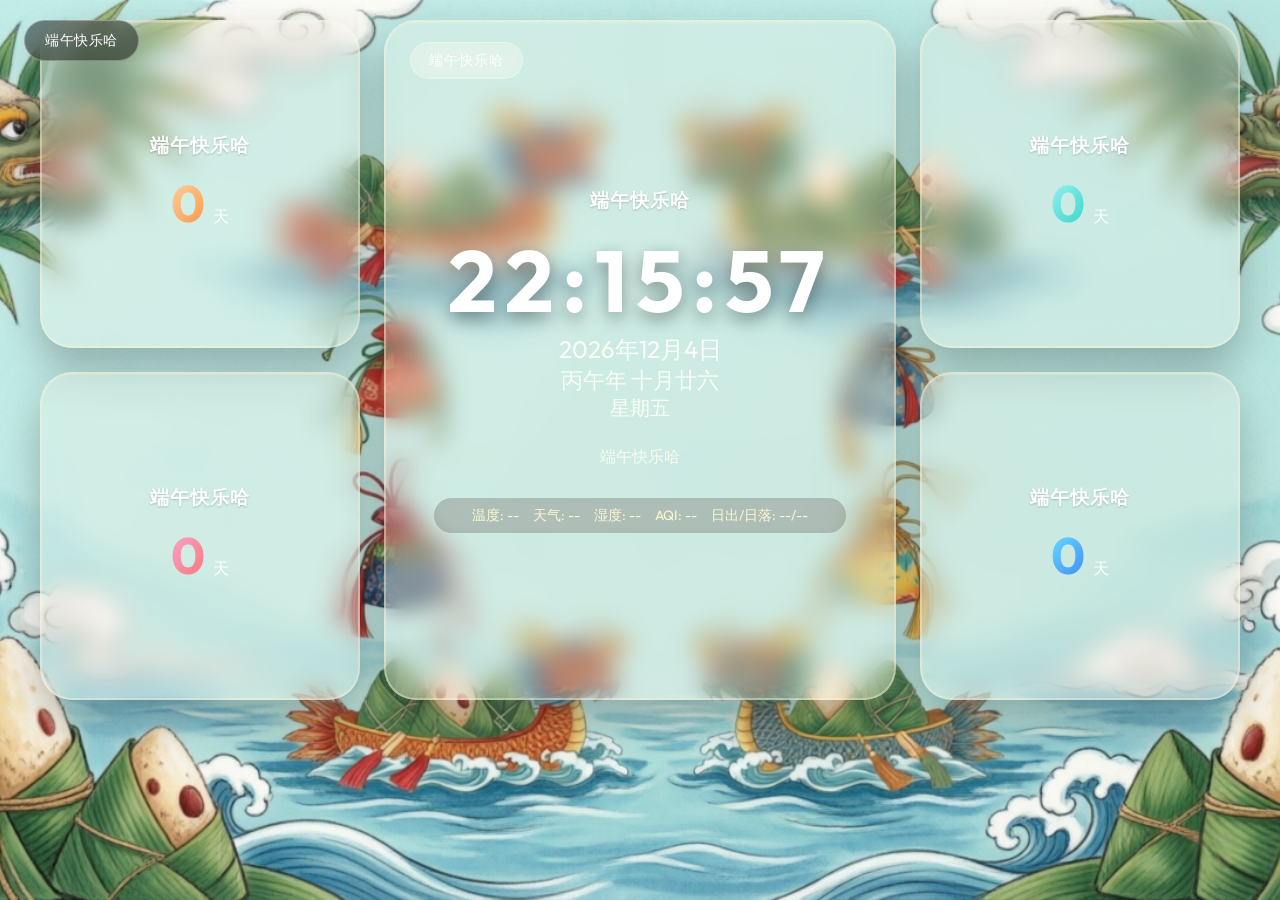
<file: index.html>
<!DOCTYPE html>
<html lang="zh-CN">
<head>
    <meta charset="UTF-8">
    <meta name="viewport" content="width=device-width, initial-scale=1.0, user-scalable=yes">
    <title>实用的时间工具</title>
    <link href="https://fonts.googleapis.com/css2?family=Outfit:wght@300;400;500;600;700&display=swap" rel="stylesheet">
    <link rel="stylesheet" href="style.css">
</head>
<body>
<div class="bubble-bg" id="bubbleContainer"></div>
<a href="../index.html" class="back-home-btn" title="返回主页">端午快乐哈</a>
<div class="main-container" id="mainContainer">
    <div class="layout-columns">
        <div class="column left-column">
            <div class="card extra-1">
                <div class="card-title">端午快乐哈</div>
                <div class="countdown-display">
                    <div class="countdown-number" id="countdown-days-extra1">0</div>
                    <div class="countdown-unit">天</div>
                </div>
            </div>
            <div class="card left">
                <div class="card-title">端午快乐哈</div>
                <div class="countdown-display">
                    <div class="countdown-number" id="countdown-days-competition">0</div>
                    <div class="countdown-unit">天</div>
                </div>
            </div>
        </div>
        <div class="column center-column">
            <div class="card center">
                <button class="weather-forecast-btn" id="forecastTriggerBtn">端午快乐哈</button>
                <div class="card-title">端午快乐哈</div>
                <div class="time-display"><div class="time" id="time">00:00:00</div></div>
                <div class="date-row">
                    <div class="date-display" id="date">2026年5月18日</div>
                    <div class="lunar-date" id="lunar-date">农历日期</div>
                </div>
                <div class="weekday" id="weekday">星期日</div>
                <div class="timezone" id="timezone" style="cursor: pointer;">端午快乐哈</div>
                <div class="weather-info" id="weather-info">
                    <div class="weather-line" id="weather-temp">温度: --</div>
                    <div class="weather-line" id="weather-desc">天气: --</div>
                    <div class="weather-line" id="weather-humidity">湿度: --</div>
                    <div class="weather-line" id="weather-aqi">AQI: --</div>
                    <div class="weather-line" id="weather-sun">日出/日落: --/--</div>
                </div>
            </div>
        </div>
        <div class="column right-column">
            <div class="card extra-2">
                <div class="card-title">端午快乐哈</div>
                <div class="countdown-display">
                    <div class="countdown-number" id="countdown-days-extra2">0</div>
                    <div class="countdown-unit">天</div>
                </div>
            </div>
            <div class="card right">
                <div class="card-title">端午快乐哈</div>
                <div class="countdown-display">
                    <div class="countdown-number" id="countdown-days-physics">0</div>
                    <div class="countdown-unit">天</div>
                </div>
            </div>
        </div>
    </div>
</div>

<!-- 预测弹窗 -->
<div class="modal" id="forecastModal">
    <div class="forecast-modal-content">
        <div class="forecast-header">
            <h2>📋 未来七日 & 24小时逐4h天气</h2>
            <span class="close-modal-btn" id="closeForecastModalBtn">&times;</span>
        </div>
        <div id="forecastDynamicContent">
            <div class="loading-forecast">✨ 加载天气预测中，请稍候...</div>
        </div>
    </div>
</div>

<!-- 模块化 JS 文件 (所有文件放在同一目录下) -->
<script src="lunar.js"></script>
<script src="countdown.js"></script>
<script src="weather.js"></script>
<script src="background.js"></script>
<script src="main.js"></script>
</body>
</html>
</file>
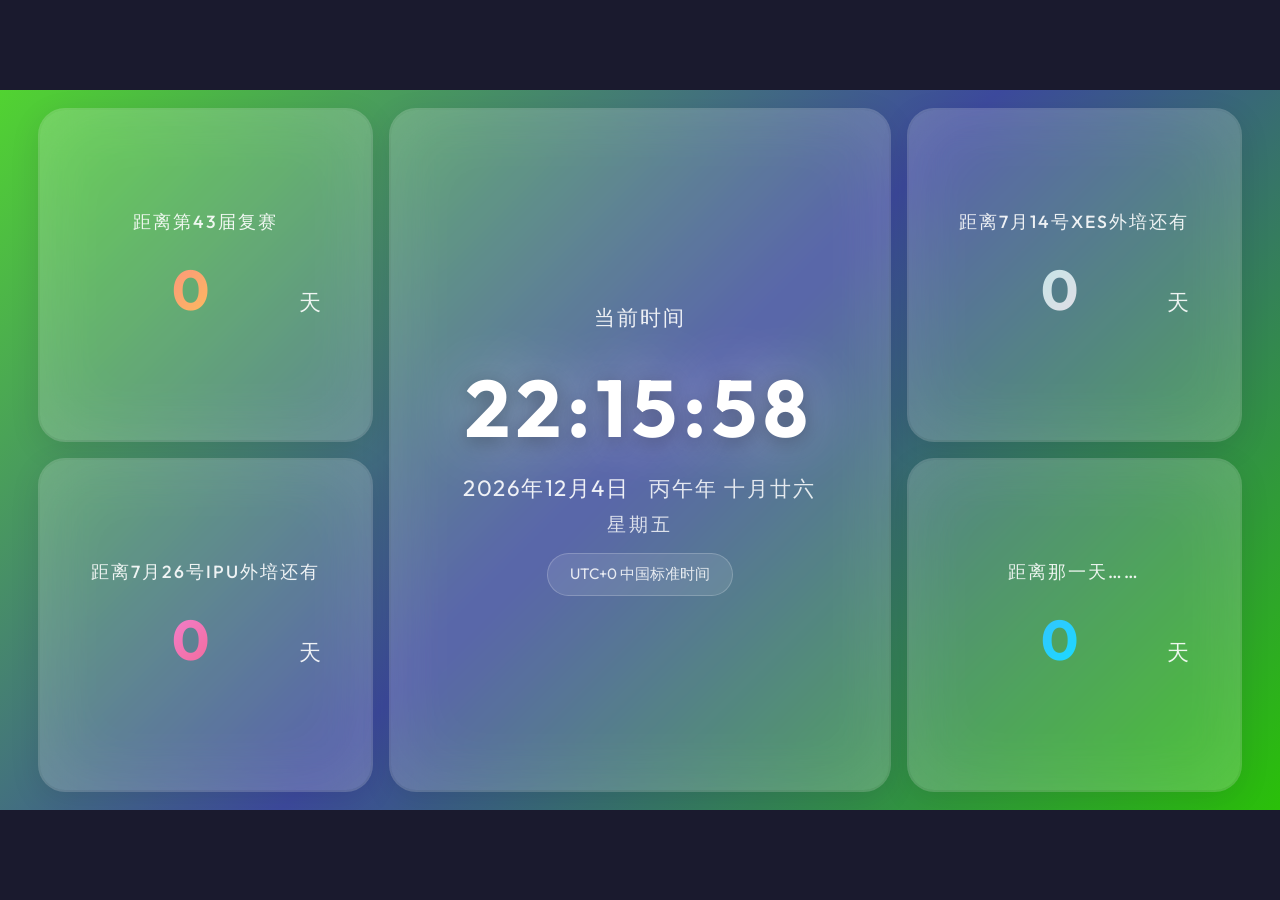
<file: time.html>
<!DOCTYPE html>
<html lang="zh-CN">
<head>
    <meta charset="UTF-8">
    <meta name="viewport" content="width=device-width, initial-scale=1.0">
    <title>当前时间</title>
    <link href="https://fonts.googleapis.com/css2?family=Outfit:wght@300;400;500;600;700&display=swap" rel="stylesheet">
    <style>
        * {
            margin: 0;
            padding: 0;
            box-sizing: border-box;
        }

        body {
            font-family: 'Outfit', sans-serif;
            min-height: 100vh;
            display: flex;
            justify-content: center;
            align-items: center;
            background: #1a1a2e;
            overflow: hidden;
            position: relative;
            margin: 0;
            padding: 0;
        }

        /* 16:9 主容器 */
.main-container {
    position: relative;
    width: 100vw;
    aspect-ratio: 16 / 9;
    max-height: 100vh;
    overflow: hidden;
    display: flex;
    justify-content: center;
    align-items: center;
    padding: 20px 40px;
}

        /* 3列布局容器 */
        .layout-columns {
            display: flex;
            justify-content: center;
            align-items: stretch;
            gap: 20px;
            width: 100%;
            height: 100%;
        }

        /* 列容器 */
        .column {
            display: flex;
            flex-direction: column;
            justify-content: center;
            gap: 20px;
            flex: 1;
        }

        .column.center-column {
            flex: 1.5;
        }

        /* 玻璃拟态卡片容器 */
        .card {
            position: relative;
            z-index: 1;
            background: rgba(255, 255, 255, 0.15);
            backdrop-filter: blur(20px);
            -webkit-backdrop-filter: blur(20px);
            border-radius: 25px;
            padding: 30px 40px;
            box-shadow:
                0 8px 32px rgba(0, 0, 0, 0.1),
                inset 0 0 80px rgba(255, 255, 255, 0.1),
                0 0 0 2px rgba(255, 255, 255, 0.2);
            text-align: center;
            transition: transform 0.3s ease, box-shadow 0.3s ease;
            flex: 10;
            max-width: 100%;
            min-height: 200px;
            display: flex;
            flex-direction: column;
            justify-content: center;
            align-items: center;
        }

        .card:hover {
            transform: translateY(-5px);
            box-shadow: 
                0 20px 60px rgba(0, 0, 0, 0.2),
                inset 0 0 80px rgba(255, 255, 255, 0.15),
                0 0 0 1px rgba(255, 255, 255, 0.3);
        }

        .card.center {
            flex: 1;
            padding: 40px 50px;
            min-height: 100%;
        }

        /* 中间卡片的时间显示更大 */
        .card.center .time {
            font-size: 5rem;
            min-width: 320px;
            letter-spacing: 6px;
        }

        .card.center .date-display {
            font-size: 1.4rem;
        }

        .card.center .lunar-date {
            font-size: 1.3rem;
        }

        .card.center .weekday {
            font-size: 1.2rem;
        }

        .card.center .timezone {
            font-size: 0.95rem;
            padding: 10px 22px;
        }

        .card.center .card-title {
            font-size: 1.3rem;
            margin-bottom: 25px;
        }

        .card-title {
            font-size: 1.1rem;
            font-weight: 500;
            color: rgba(255, 255, 255, 0.9);
            margin-bottom: 20px;
            letter-spacing: 2px;
            text-transform: uppercase;
        }

        /* 时间显示 */
        .time-display {
            position: relative;
            display: flex;
            justify-content: center;
            align-items: baseline;
            gap: 8px;
            margin-bottom: 15px;
        }

        .time {
            font-size: 3.8rem;
            font-weight: 700;
            color: #ffffff;
            text-shadow: 
                0 4px 20px rgba(0, 0, 0, 0.3),
                0 0 60px rgba(255, 255, 255, 0.5);
            letter-spacing: 4px;
            animation: pulse 2s infinite ease-in-out;
            font-family: 'Outfit', 'Courier New', monospace;
            min-width: 280px;
        }

        .period {
            display: none;
        }

        @keyframes pulse {
            0%, 100% {
                opacity: 1;
                transform: scale(1);
            }
            50% {
                opacity: 0.95;
                transform: scale(1.02);
            }
        }

        /* 日期显示 */
        .date-row {
            display: flex;
            justify-content: center;
            align-items: center;
            gap: 20px;
            margin-bottom: 8px;
        }

        .date-display {
            font-size: 1.2rem;
            font-weight: 400;
            color: rgba(255, 255, 255, 0.9);
            letter-spacing: 1.5px;
        }

        /* 星期显示 */
        .weekday {
            font-size: 1rem;
            font-weight: 300;
            color: rgba(255, 255, 255, 0.8);
            letter-spacing: 3px;
        }

        /* 农历日期显示 */
        .lunar-date {
            font-size: 1.1rem;
            font-weight: 400;
            color: rgba(255, 255, 255, 0.85);
            letter-spacing: 2px;
        }

        /* 时区信息 */
        .timezone {
            margin-top: 15px;
            padding: 8px 18px;
            background: rgba(255, 255, 255, 0.1);
            border-radius: 50px;
            font-size: 0.85rem;
            font-weight: 400;
            color: rgba(255, 255, 255, 0.85);
            border: 1px solid rgba(255, 255, 255, 0.2);
            display: inline-block;
            transition: all 0.3s ease;
        }

        .timezone:hover {
            background: rgba(255, 255, 255, 0.2);
            transform: scale(1.05);
        }

        /* 倒计时显示 */
        .countdown-display {
            display: flex;
            justify-content: center;
            align-items: baseline;
            gap: 8px;
            margin-bottom: 15px;
        }

        .countdown-number {
            font-size: 3.5rem;
            font-weight: 700;
            background: linear-gradient(135deg, #ffd93d 0%, #ff6b6b 100%);
            -webkit-background-clip: text;
            -webkit-text-fill-color: transparent;
            background-clip: text;
            animation: glow 2s infinite ease-in-out;
            font-family: 'Outfit', 'Courier New', monospace;
            min-width: 200px;
        }

        .countdown-unit {
            font-size: 1.4rem;
            font-weight: 500;
            color: rgba(255, 255, 255, 0.9);
        }

        @keyframes glow {
            0%, 100% {
                filter: brightness(1);
            }
            50% {
                filter: brightness(1.2);
            }
        }

        /* 不同卡片的渐变色 */
        .card.left .countdown-number {
            background: linear-gradient(135deg, #f093fb 0%, #f5576c 100%);
            -webkit-background-clip: text;
            -webkit-text-fill-color: transparent;
            background-clip: text;
        }

        .card.right .countdown-number {
            background: linear-gradient(135deg, #4facfe 0%, #00f2fe 100%);
            -webkit-background-clip: text;
            -webkit-text-fill-color: transparent;
            background-clip: text;
        }

        .card.extra-1 .countdown-number {
            background: linear-gradient(135deg, #fa709a 0%, #fee140 100%);
            -webkit-background-clip: text;
            -webkit-text-fill-color: transparent;
            background-clip: text;
        }

        .card.extra-2 .countdown-number {
            background: linear-gradient(135deg, #a8edea 0%, #fed6e3 100%);
            -webkit-background-clip: text;
            -webkit-text-fill-color: transparent;
            background-clip: text;
        }

        /* 隐藏按钮 */
        .hidden-button {
            position: absolute;
            top: 0;
            left: 0;
            width: 100%;
            height: 100%;
            background: transparent;
            border: none;
            cursor: pointer;
            opacity: 0;
            transition: opacity 0.3s ease;
            z-index: 2;
        }

        .hidden-button:hover {
            opacity: 0.1;
        }

        /* 弹窗样式 */
        .modal {
            display: none;
            position: fixed;
            z-index: 1000;
            left: 0;
            top: 0;
            width: 100%;
            height: 100%;
            background-color: rgba(0, 0, 0, 0.7);
            backdrop-filter: blur(5px);
            -webkit-backdrop-filter: blur(5px);
            animation: fadeIn 0.3s ease;
        }

        .modal.show {
            display: flex;
            justify-content: center;
            align-items: center;
        }

        @keyframes fadeIn {
            from {
                opacity: 0;
            }
            to {
                opacity: 1;
            }
        }

        .modal-content {
            background: rgba(255, 255, 255, 0.95);
            padding: 40px 50px;
            border-radius: 20px;
            max-width: 600px;
            box-shadow: 0 20px 60px rgba(0, 0, 0, 0.3);
            position: relative;
            animation: slideIn 0.3s ease;
        }

        @keyframes slideIn {
            from {
                transform: translateY(-50px);
                opacity: 0;
            }
            to {
                transform: translateY(0);
                opacity: 1;
            }
        }

        .close-btn {
            position: absolute;
            top: 15px;
            right: 20px;
            font-size: 28px;
            font-weight: bold;
            color: #666;
            cursor: pointer;
            transition: color 0.3s ease;
        }

        .close-btn:hover {
            color: #000;
        }

        .modal-text {
            font-size: 1.3rem;
            line-height: 1.8;
            color: #333;
            font-family: 'Outfit', 'Microsoft YaHei', sans-serif;
            text-align: center;
            font-style: italic;
        }

        /* 响应式设计 */
        @media (max-width: 1200px) {
            .main-container {
                padding: 15px 30px;
            }
            .layout-columns {
                gap: 15px;
            }
            .column {
                gap: 15px;
            }
            .card {
                padding: 25px 30px;
            }
            .card.center {
                padding: 35px 45px;
            }
            .time {
                font-size: 4.2rem;
                min-width: 280px;
            }
            .countdown-number {
                font-size: 2.8rem;
                min-width: 160px;
            }
        }

        @media (max-width: 900px) {
            .main-container {
                padding: 15px;
            }
            .layout-columns {
                flex-direction: column;
                gap: 15px;
            }
            .column {
                flex-direction: row;
                gap: 15px;
            }
            .column.center-column {
                flex-direction: column;
            }
            .card {
                flex: 1;
                min-height: 200px;
            }
            .card.center {
                flex: none;
                padding: 35px 45px;
            }
            .time {
                font-size: 4rem;
                letter-spacing: 3px;
                min-width: 300px;
            }
            .date-display {
                font-size: 1.2rem;
            }
            .weekday {
                font-size: 1rem;
            }
            .lunar-date {
                font-size: 1.1rem;
            }
            .countdown-number {
                font-size: 2.5rem;
                min-width: 180px;
            }
            .countdown-unit {
                font-size: 1.2rem;
            }
            .card-title {
                font-size: 1rem;
            }
            .shape {
                opacity: 0.2;
            }
        }

        @media (max-width: 480px) {
            .main-container {
                padding: 10px;
            }
            .layout-columns {
                gap: 10px;
            }
            .column {
                flex-direction: column;
                gap: 10px;
            }
            .card {
                padding: 20px 25px;
                border-radius: 20px;
            }
            .card.center {
                padding: 30px 35px;
            }
            .time {
                font-size: 3.5rem;
                letter-spacing: 2px;
                min-width: 260px;
            }
            .date-display {
                font-size: 1rem;
            }
            .weekday {
                font-size: 0.9rem;
                letter-spacing: 2px;
            }
            .lunar-date {
                font-size: 0.95rem;
            }
            .countdown-number {
                font-size: 2rem;
                min-width: 140px;
            }
            .countdown-unit {
                font-size: 1rem;
            }
            .card-title {
                font-size: 0.9rem;
            }
            .timezone {
                font-size: 0.8rem;
                padding: 8px 16px;
            }
        }
    </style>
</head>
<body>
    <!-- 16:9 主容器 -->
    <div class="main-container" id="mainContainer">

        <!-- 主布局：3列 -->
        <div class="layout-columns">
            <!-- 左列：两个倒计时 -->
            <div class="column left-column">
                <div class="card extra-1">
                    <div class="card-title">距离第43届复赛</div>
                    <div class="countdown-display">
                        <div class="countdown-number" id="countdown-days-extra1">0</div>
                        <div class="countdown-unit">天</div>
                    </div>
                </div>

                <div class="card left">
                    <div class="card-title">距离7月26号IPU外培还有</div>
                    <div class="countdown-display">
                        <div class="countdown-number" id="countdown-days-competition">0</div>
                        <div class="countdown-unit">天</div>
                    </div>
                </div>
            </div>

            <!-- 中列：时间卡片（独占） -->
            <div class="column center-column">
                <div class="card center">
                    <div class="card-title">当前时间</div>

                    <div class="time-display">
                        <div class="time" id="time">00:00:00</div>
                        <div class="period" id="period">AM</div>
                        <button class="hidden-button" id="quote-button" title="点击查看"></button>
                    </div>

                    <div class="date-row">
                        <div class="date-display" id="date">2026年3月11日</div>
                        <div class="lunar-date" id="lunar-date">农历日期</div>
                    </div>
                    <div class="weekday" id="weekday">星期三</div>

                    <div class="timezone" id="timezone" style="cursor: pointer;">UTC+8 中国标准时间</div>
                </div>
            </div>

            <!-- 右列：两个倒计时 -->
            <div class="column right-column">
                <div class="card extra-2">
                    <div class="card-title">距离7月14号XES外培还有</div>
                    <div class="countdown-display">
                        <div class="countdown-number" id="countdown-days-extra2">0</div>
                        <div class="countdown-unit">天</div>
                    </div>
                </div>

                <div class="card right">
                    <div class="card-title">距离那一天……</div>
                    <div class="countdown-display">
                        <div class="countdown-number" id="countdown-days-physics">0</div>
                        <div class="countdown-unit">天</div>
                    </div>
                </div>
            </div>
        </div>

        <!-- 弹窗 -->
        <div class="modal" id="quote-modal">
            <div class="modal-content">
                <span class="close-btn" id="close-modal">&times;</span>
                <p class="modal-text">ygg pls</p>
            </div>
        </div>
    </div>

    <script>
        
        let targetGradientIndex = 0;
        let currentProgress = 0;
        let animationId = null;
        
        // 颜色插值函数
        function interpolateColor(color1, color2, t) {
            return {
                r: Math.round(color1.r + (color2.r - color1.r) * t),
                g: Math.round(color1.g + (color2.g - color1.g) * t),
                b: Math.round(color1.b + (color2.b - color1.b) * t)
            };
        }
        
        // 生成渐变字符串
        function generateGradientString(stops) {
            const stopStrings = stops.map(stop => {
                return `rgb(${stop.color.r}, ${stop.color.g}, ${stop.color.b}) ${stop.pos * 100}%`;
            });
            return `linear-gradient(135deg, ${stopStrings.join(', ')})`;
        }
        
 function getRandomGradient() {
    // 随机生成三种颜色（RGB）
    const color1 = {
        r: Math.floor(Math.random() * 255),
        g: Math.floor(Math.random() * 255),
        b: Math.floor(Math.random() * 255)
    };
    const color2 = {
        r: Math.floor(Math.random() * 255),
        g: Math.floor(Math.random() * 255),
        b: Math.floor(Math.random() * 255)
    };
    const color3 = {
        r: Math.floor(Math.random() * 255),
        g: Math.floor(Math.random() * 255),
        b: Math.floor(Math.random() * 255)
    };
    
    return {
        stops: [
            { pos: 0, color: color1 },
            { pos: 0.5, color: color2 },
            { pos: 1, color: color3 }
        ]
    };
}

// 存储当前随机渐变
let currentRandomGradient = getRandomGradient();

// 获取当前分钟对应的渐变（10分钟周期，始终返回0，因为只有一个随机渐变）
function getGradientIndexByMinute(minutes) {
    return 0;  // 始终返回索引0，使用当前随机渐变
}
        
        // 设置背景（直接设置，无动画）
        function setBackgroundDirect(index) {
            const gradientStr = generateGradientString(gradients[index].stops);
            document.getElementById('mainContainer').style.background = gradientStr;
            currentProgress = index;
            targetGradientIndex = index;
        }
        
        // 平滑过渡到目标渐变
        function startTransitionTo(targetIndex) {
            if (animationId) {
                cancelAnimationFrame(animationId);
            }
            
            const startIndex = currentProgress;
            const duration = 15000; // 15秒缓慢过渡
            const startTime = performance.now();
            
            function getInterpolatedGradient(progress) {
                // progress: 0~2 之间的连续值，在两个渐变之间插值
                const fromIdx = Math.floor(progress);
                const toIdx = Math.min(fromIdx + 1, gradients.length - 1);
                const t = progress - fromIdx;
                
                if (fromIdx === toIdx) {
                    return generateGradientString(gradients[fromIdx].stops);
                }
                
                const stops = [];
                const len = gradients[fromIdx].stops.length;
                for (let i = 0; i < len; i++) {
                    const color1 = gradients[fromIdx].stops[i].color;
                    const color2 = gradients[toIdx].stops[i].color;
                    stops.push({
                        pos: gradients[fromIdx].stops[i].pos,
                        color: interpolateColor(color1, color2, t)
                    });
                }
                return generateGradientString(stops);
            }
            
            function animate(now) {
                const elapsed = now - startTime;
                let t = Math.min(1, elapsed / duration);
                const easeT = t < 0.5 ? 4 * t * t * t : 1 - Math.pow(-2 * t + 2, 3) / 2;
                
                const newProgress = startIndex + (targetIndex - startIndex) * easeT;
                currentProgress = newProgress;
                
                const gradientStr = getInterpolatedGradient(newProgress);
                document.getElementById('mainContainer').style.background = gradientStr;
                
                if (t < 1) {
                    animationId = requestAnimationFrame(animate);
                } else {
                    animationId = null;
                    currentProgress = targetIndex;
                }
            }
            
            animationId = requestAnimationFrame(animate);
        }
        
        // 根据分钟数更新背景
 // 记录上次变色时的分钟段（每10分钟变化一次）
let lastChangeSlot = null;

function updateBackgroundColor() {
    const now = new Date();
    const minutes = now.getMinutes();
    
    // 每10分钟一个时段：0-9, 10-19, 20-29, 30-39, 40-49, 50-59
    const currentSlot = Math.floor(minutes / 10);
    
    // 如果进入新的10分钟时段，则更换随机颜色
    if (currentSlot !== lastChangeSlot) {
        lastChangeSlot = currentSlot;
        
        // 生成新的随机渐变
        const newGradient = getRandomGradient();
        
        // 保存当前随机渐变
        const oldGradient = currentRandomGradient;
        currentRandomGradient = newGradient;
        
        // 重新定义 gradients 数组用于过渡动画
        window.tempGradients = [oldGradient, newGradient];
        
        // 触发过渡动画（从索引0到索引1）
        if (animationId) {
            cancelAnimationFrame(animationId);
        }
        
        const startProgress = 0;
        const targetProgress = 1;
        const duration = 10000; // 10秒过渡
        const startTime = performance.now();
        
        function animateTransition(now) {
            const elapsed = now - startTime;
            let t = Math.min(1, elapsed / duration);
            const easeT = t < 0.5 ? 4 * t * t * t : 1 - Math.pow(-2 * t + 2, 3) / 2;
            
            const progress = startProgress + (targetProgress - startProgress) * easeT;
            
            // 在两个渐变之间插值
            const fromStops = window.tempGradients[0].stops;
            const toStops = window.tempGradients[1].stops;
            const stops = [];
            for (let i = 0; i < fromStops.length; i++) {
                stops.push({
                    pos: fromStops[i].pos,
                    color: interpolateColor(fromStops[i].color, toStops[i].color, progress)
                });
            }
            const gradientStr = generateGradientString(stops);
            document.getElementById('mainContainer').style.background = gradientStr;
            
            if (t < 1) {
                animationId = requestAnimationFrame(animateTransition);
            } else {
                animationId = null;
                // 动画结束，更新 currentRandomGradient 为最终渐变
                currentRandomGradient = window.tempGradients[1];
            }
        }
        
        animationId = requestAnimationFrame(animateTransition);
    }
}
        
function initBackground() {
    const gradientStr = generateGradientString(currentRandomGradient.stops);
    document.getElementById('mainContainer').style.background = gradientStr;
    currentProgress = 0;
    targetGradientIndex = 0;
}
        
        initBackground();
        setInterval(updateBackgroundColor, 1000);

        // 农历数据（1900-2100年）
        const lunarInfo = [
            0x04bd8, 0x04ae0, 0x0a570, 0x054d5, 0x0d260, 0x0d950, 0x16554, 0x056a0, 0x09ad0, 0x055d2,
            0x04ae0, 0x0a5b6, 0x0a4d0, 0x0d250, 0x1d255, 0x0b540, 0x0d6a0, 0x0ada2, 0x095b0, 0x14977,
            0x04970, 0x0a4b0, 0x0b4b5, 0x06a50, 0x06d40, 0x1ab54, 0x02b60, 0x09570, 0x052f2, 0x04970,
            0x06566, 0x0d4a0, 0x0ea50, 0x06e95, 0x05ad0, 0x02b60, 0x186e3, 0x092e0, 0x1c8d7, 0x0c950,
            0x0d4a0, 0x1d8a6, 0x0b550, 0x056a0, 0x1a5b4, 0x025d0, 0x092d0, 0x0d2b2, 0x0a950, 0x0b557,
            0x06ca0, 0x0b550, 0x15355, 0x04da0, 0x0a5b0, 0x14573, 0x052b0, 0x0a9a8, 0x0e950, 0x06aa0,
            0x0aea6, 0x0ab50, 0x04b60, 0x0aae4, 0x0a570, 0x05260, 0x0f263, 0x0d950, 0x05b57, 0x056a0,
            0x096d0, 0x04dd5, 0x04ad0, 0x0a4d0, 0x0d4d4, 0x0d250, 0x0d558, 0x0b540, 0x0b6a0, 0x195a6,
            0x095b0, 0x049b0, 0x0a974, 0x0a4b0, 0x0b27a, 0x06a50, 0x06d40, 0x0af46, 0x0ab60, 0x09570,
            0x04af5, 0x04970, 0x064b0, 0x074a3, 0x0ea50, 0x06b58, 0x055c0, 0x0ab60, 0x096d5, 0x092e0,
            0x0c960, 0x0d954, 0x0d4a0, 0x0da50, 0x07552, 0x056a0, 0x0abb7, 0x025d0, 0x092d0, 0x0cab5,
            0x0a950, 0x0b4a0, 0x0baa4, 0x0ad50, 0x055d9, 0x04ba0, 0x0a5b0, 0x15176, 0x052b0, 0x0a930,
            0x07954, 0x06aa0, 0x0ad50, 0x05b52, 0x04b60, 0x0a6e6, 0x0a4e0, 0x0d260, 0x0ea65, 0x0d530,
            0x05aa0, 0x076a3, 0x096d0, 0x04afb, 0x04ad0, 0x0a4d0, 0x1d0b6, 0x0d250, 0x0d520, 0x0dd45,
            0x0b5a0, 0x056d0, 0x055b2, 0x049b0, 0x0a577, 0x0a4b0, 0x0aa50, 0x1b255, 0x06d20, 0x0ada0,
            0x14b63, 0x09370, 0x049f8, 0x04970, 0x064b0, 0x168a6, 0x0ea50, 0x06b20, 0x1a6c4, 0x0aae0,
            0x0a2e0, 0x0d2e3, 0x0c960, 0x0d557, 0x0d4a0, 0x0da50, 0x05d55, 0x056a0, 0x0a6d0, 0x055d4,
            0x052d0, 0x0a9b8, 0x0a950, 0x0b4a0, 0x0b6a6, 0x0ad50, 0x055a0, 0x0aba4, 0x0a5b0, 0x052b0,
            0x0b273, 0x06930, 0x07337, 0x06aa0, 0x0ad50, 0x14b55, 0x04b60, 0x0a570, 0x054e4, 0x0d160,
            0x0e968, 0x0d520, 0x0daa0, 0x16aa6, 0x056d0, 0x04ae0, 0x0a9d4, 0x0a2d0, 0x0d150, 0x0f252,
            0x0d520
        ];

        // 农历转换函数
        function getLunarDate(date) {
            const gan = ['甲', '乙', '丙', '丁', '戊', '己', '庚', '辛', '壬', '癸'];
            const zhi = ['子', '丑', '寅', '卯', '辰', '巳', '午', '未', '申', '酉', '戌', '亥'];
            const animals = ['鼠', '牛', '虎', '兔', '龙', '蛇', '马', '羊', '猴', '鸡', '狗', '猪'];
            const solarMonth = ['正月', '二月', '三月', '四月', '五月', '六月', '七月', '八月', '九月', '十月', '冬月', '腊月'];
            const solarDay = ['初一', '初二', '初三', '初四', '初五', '初六', '初七', '初八', '初九', '初十',
                             '十一', '十二', '十三', '十四', '十五', '十六', '十七', '十八', '十九', '二十',
                             '廿一', '廿二', '廿三', '廿四', '廿五', '廿六', '廿七', '廿八', '廿九', '三十'];

            let i, leap = 0, temp = 0;
            let baseDate = new Date(1900, 0, 31);
            let offset = Math.floor((date - baseDate) / 86400000);

            for (i = 1900; i < 2101 && offset > 0; i++) {
                temp = lYearDays(i);
                offset -= temp;
            }

            if (offset < 0) {
                offset += temp;
                i--;
            }

            const year = i;
            leap = leapMonth(i);
            let isLeap = false;

            for (i = 1; i < 13 && offset > 0; i++) {
                if (leap > 0 && i === (leap + 1) && isLeap === false) {
                    --i;
                    isLeap = true;
                    temp = leapDays(year);
                } else {
                    temp = monthDays(year, i);
                }

                if (isLeap === true && i === (leap + 1)) isLeap = false;

                offset -= temp;
            }

            if (offset === 0 && leap > 0 && i === leap + 1) {
                if (isLeap) {
                    isLeap = false;
                } else {
                    isLeap = true;
                    --i;
                }
            }

            if (offset < 0) {
                offset += temp;
                --i;
            }

            const month = i;
            const day = offset + 1;

            const ganZhiYear = gan[(year - 4) % 10] + zhi[(year - 4) % 12];
            const lunarMonth = isLeap ? '闰' + solarMonth[month - 1] : solarMonth[month - 1];
            const lunarDay = solarDay[day - 1];

            return `${ganZhiYear}年 ${lunarMonth}${lunarDay}`;
        }

        function lYearDays(y) {
            let i, sum = 348;
            for (i = 0x8000; i > 0x8; i >>= 1) {
                sum += (lunarInfo[y - 1900] & i) ? 1 : 0;
            }
            return (sum + leapDays(y));
        }

        function leapDays(y) {
            if (leapMonth(y)) {
                return ((lunarInfo[y - 1900] & 0x10000) ? 30 : 29);
            } else {
                return 0;
            }
        }

        function leapMonth(y) {
            return (lunarInfo[y - 1900] & 0xf);
        }

        function monthDays(y, m) {
            return ((lunarInfo[y - 1900] & (0x10000 >> m)) ? 30 : 29);
        }

        function updateTime() {
            const now = new Date();
            
            // 获取时间组件
            const hours = now.getHours();
            const minutes = now.getMinutes();
            const seconds = now.getSeconds();
            
            // 24小时制，直接显示小时（0-23）
            // 格式化时间，确保两位数
            const formattedTime = `${String(hours).padStart(2, '0')}:${String(minutes).padStart(2, '0')}:${String(seconds).padStart(2, '0')}`;
            
            // 获取日期组件
            const year = now.getFullYear();
            const month = now.getMonth() + 1;
            const day = now.getDate();
            
            // 格式化日期
            const formattedDate = `${year}年${month}月${day}日`;
            
            // 获取星期
            const weekdays = ['星期日', '星期一', '星期二', '星期三', '星期四', '星期五', '星期六'];
            const weekday = weekdays[now.getDay()];
            
            // 获取时区信息
            const timezoneOffset = -now.getTimezoneOffset() / 60;
            const timezoneSign = timezoneOffset >= 0 ? '+' : '';
            const formattedTimezone = `UTC${timezoneSign}${timezoneOffset}`;
            
            // 更新页面元素
            document.getElementById('time').textContent = formattedTime;
            document.getElementById('date').textContent = formattedDate;
            document.getElementById('lunar-date').textContent = getLunarDate(now);
            document.getElementById('weekday').textContent = weekday;
            document.getElementById('timezone').textContent = `${formattedTimezone} 中国标准时间`;
            
            // 更新倒计时
            updateCountdown();
        }

        function updateCountdown() {
            const now = new Date();

            // 目标日期1：2026年7月26日（IPU）
            const competitionDate = new Date(2026, 6, 26);
            const competitionDiff = competitionDate - now;

            if (competitionDiff <= 0) {
                document.getElementById('countdown-days-competition').textContent = '0';
            } else {
                const competitionDays = Math.floor(competitionDiff / (1000 * 60 * 60 * 24));
                document.getElementById('countdown-days-competition').textContent = competitionDays;
            }

            // 目标日期2：2026年6月9日（那一天）
            const physicsDate = new Date(2026, 5, 9);
            const physicsDiff = physicsDate - now;

            if (physicsDiff <= 0) {
                document.getElementById('countdown-days-physics').textContent = '0';
            } else {
                const physicsDays = Math.floor(physicsDiff / (1000 * 60 * 60 * 24));
                document.getElementById('countdown-days-physics').textContent = physicsDays;
            }

            // 目标日期3：2026年9月19日（第43届复赛）
            const competition43Date = new Date(2026, 8, 19);
            const competition43Diff = competition43Date - now;

            if (competition43Diff <= 0) {
                document.getElementById('countdown-days-extra1').textContent = '0';
            } else {
                const competition43Days = Math.floor(competition43Diff / (1000 * 60 * 60 * 24));
                document.getElementById('countdown-days-extra1').textContent = competition43Days;
            }

            // 目标日期4：2026年7月14日（XES）
            const physicsCompleteDate = new Date(2026, 6, 14);
            const physicsCompleteDiff = physicsCompleteDate - now;

            if (physicsCompleteDiff <= 0) {
                document.getElementById('countdown-days-extra2').textContent = '0';
            } else {
                const physicsCompleteDays = Math.floor(physicsCompleteDiff / (1000 * 60 * 60 * 24));
                document.getElementById('countdown-days-extra2').textContent = physicsCompleteDays;
            }
        }

        // 立即更新一次
        updateTime();

        // 每秒更新一次
        setInterval(updateTime, 1000);

        // 弹窗控制
        const modal = document.getElementById('quote-modal');
        const quoteButton = document.getElementById('quote-button');
        const closeBtn = document.getElementById('close-modal');

        // 点击时间按钮显示弹窗
        quoteButton.addEventListener('click', function() {
            modal.classList.add('show');
        });

        // 点击关闭按钮关闭弹窗
        closeBtn.addEventListener('click', function() {
            modal.classList.remove('show');
        });

        // 点击弹窗外部关闭弹窗
        modal.addEventListener('click', function(e) {
            if (e.target === modal) {
                modal.classList.remove('show');
            }
        });

        // 按ESC键关闭弹窗
        document.addEventListener('keydown', function(e) {
            if (e.key === 'Escape' && modal.classList.contains('show')) {
                modal.classList.remove('show');
            }
        });

        // 时区按钮点击播放音频
        const timezoneBtn = document.getElementById('timezone');
        const audio = new Audio('voice1.mp3');
        
        // 触碰/点击播放音频（支持移动端touch和PC端click）
        timezoneBtn.addEventListener('click', function(e) {
            e.stopPropagation();
            audio.currentTime = 0; // 重置到开始
            audio.play().catch(err => {
                console.log('音频播放失败:', err);
            });
        });
        
        // 移动端触摸事件
        timezoneBtn.addEventListener('touchstart', function(e) {
            e.stopPropagation();
            audio.currentTime = 0;
            audio.play().catch(err => {
                console.log('音频播放失败:', err);
            });
        });
    </script>
</body>
</html>
</file>
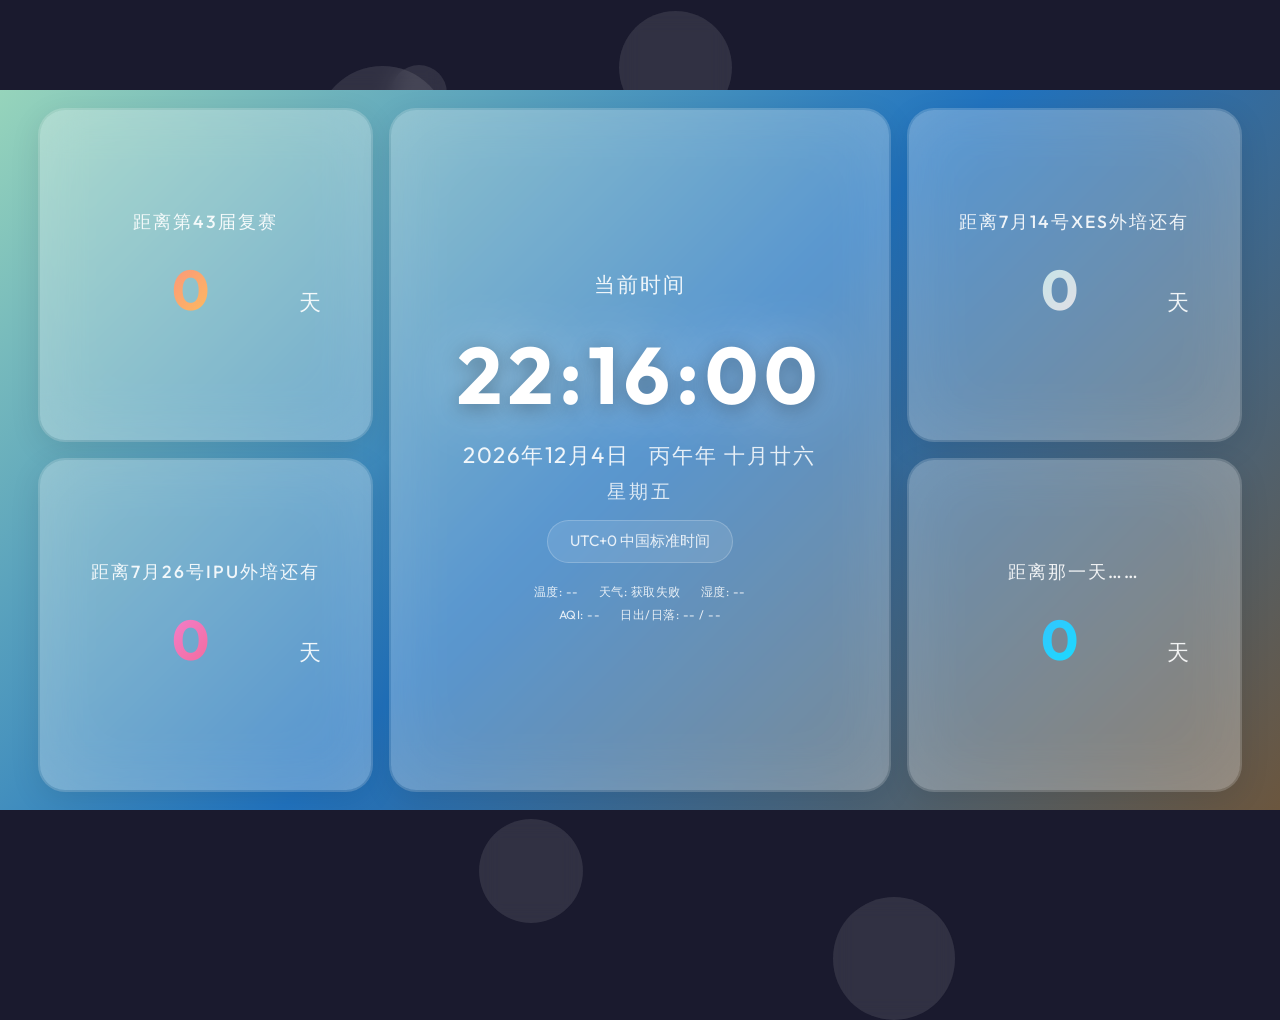
<file: time2.html>
<!DOCTYPE html>
<html lang="zh-CN">
<head>
    <meta charset="UTF-8">
    <meta name="viewport" content="width=device-width, initial-scale=1.0">
    <title>当前时间</title>
    <link href="https://fonts.googleapis.com/css2?family=Outfit:wght@300;400;500;600;700&display=swap" rel="stylesheet">
    <style>
        * {
            margin: 0;
            padding: 0;
            box-sizing: border-box;
        }

        body {
            font-family: 'Outfit', sans-serif;
            min-height: 100vh;
            display: flex;
            justify-content: center;
            align-items: center;
            background: #1a1a2e;
            overflow: hidden;
            position: relative;
            margin: 0;
            padding: 0;
        }

        /* 背景泡泡 */
        .bubble {
            position: absolute;
            border-radius: 50%;
            background: rgba(255, 255, 255, 0.1);
            backdrop-filter: blur(10px);
            -webkit-backdrop-filter: blur(10px);
            pointer-events: none;
            z-index: 0;
        }

        /* 16:9 主容器 */
        .main-container {
            position: relative;
            width: 100vw;
            aspect-ratio: 16 / 9;
            max-height: 100vh;
            overflow: hidden;
            display: flex;
            justify-content: center;
            align-items: center;
            padding: 20px 40px;
            z-index: 1;
        }

        /* 3列布局容器 */
        .layout-columns {
            display: flex;
            justify-content: center;
            align-items: stretch;
            gap: 20px;
            width: 100%;
            height: 100%;
        }

        /* 列容器 */
        .column {
            display: flex;
            flex-direction: column;
            justify-content: center;
            gap: 20px;
            flex: 1;
        }

        .column.center-column {
            flex: 1.5;
        }

        /* 玻璃拟态卡片容器 */
        .card {
            position: relative;
            z-index: 1;
            background: rgba(255, 255, 255, 0.25);
            backdrop-filter: blur(20px);
            -webkit-backdrop-filter: blur(20px);
            border-radius: 25px;
            padding: 30px 40px;
            box-shadow: 0 8px 32px rgba(0, 0, 0, 0.1), inset 0 0 80px rgba(255, 255, 255, 0.1), 0 0 0 2px rgba(255, 255, 255, 0.2);
            text-align: center;
            transition: transform 0.3s ease, box-shadow 0.3s ease;
            flex: 10;
            max-width: 100%;
            min-height: 200px;
            display: flex;
            flex-direction: column;
            justify-content: center;
            align-items: center;
        }

        .card:hover {
            transform: translateY(-5px);
            box-shadow: 0 20px 60px rgba(0, 0, 0, 0.2), inset 0 0 80px rgba(255, 255, 255, 0.15), 0 0 0 1px rgba(255, 255, 255, 0.3);
        }

        .card.center {
            flex: 1;
            padding: 40px 50px;
            min-height: 100%;
        }

        /* 中间卡片的时间显示更大 */
        .card.center .time {
            font-size: 5rem;
            min-width: 320px;
            letter-spacing: 6px;
        }

        .card.center .date-display {
            font-size: 1.4rem;
        }

        .card.center .lunar-date {
            font-size: 1.3rem;
        }

        .card.center .weekday {
            font-size: 1.2rem;
        }

        .card.center .timezone {
            font-size: 0.95rem;
            padding: 10px 22px;
        }

        .card.center .card-title {
            font-size: 1.3rem;
            margin-bottom: 25px;
        }

        .card-title {
            font-size: 1.1rem;
            font-weight: 500;
            color: rgba(255, 255, 255, 0.9);
            margin-bottom: 20px;
            letter-spacing: 2px;
            text-transform: uppercase;
        }

        /* 时间显示 */
        .time-display {
            position: relative;
            display: flex;
            justify-content: center;
            align-items: baseline;
            gap: 8px;
            margin-bottom: 15px;
        }

        .time {
            font-size: 3.8rem;
            font-weight: 700;
            color: #ffffff;
            text-shadow: 0 4px 20px rgba(0, 0, 0, 0.3), 0 0 60px rgba(255, 255, 255, 0.5);
            letter-spacing: 4px;
            animation: pulse 2s infinite ease-in-out;
            font-family: 'Outfit', 'Courier New', monospace;
            min-width: 280px;
        }

        .period {
            display: none;
        }

        @keyframes pulse {
            0%, 100% { opacity: 1; transform: scale(1); }
            50% { opacity: 0.95; transform: scale(1.02); }
        }

        /* 日期显示 */
        .date-row {
            display: flex;
            justify-content: center;
            align-items: center;
            gap: 20px;
            margin-bottom: 8px;
        }

        .date-display {
            font-size: 1.2rem;
            font-weight: 400;
            color: rgba(255, 255, 255, 0.9);
            letter-spacing: 1.5px;
        }

        .weekday {
            font-size: 1rem;
            font-weight: 300;
            color: rgba(255, 255, 255, 0.8);
            letter-spacing: 3px;
        }

        .lunar-date {
            font-size: 1.1rem;
            font-weight: 400;
            color: rgba(255, 255, 255, 0.85);
            letter-spacing: 2px;
        }

        .timezone {
            margin-top: 15px;
            padding: 8px 18px;
            background: rgba(255, 255, 255, 0.1);
            border-radius: 50px;
            font-size: 0.85rem;
            font-weight: 400;
            color: rgba(255, 255, 255, 0.85);
            border: 1px solid rgba(255, 255, 255, 0.2);
            display: inline-block;
            transition: all 0.3s ease;
        }

        .timezone:hover {
            background: rgba(255, 255, 255, 0.2);
            transform: scale(1.05);
        }

        /* 倒计时显示 */
        .countdown-display {
            display: flex;
            justify-content: center;
            align-items: baseline;
            gap: 8px;
            margin-bottom: 15px;
        }

        .countdown-number {
            font-size: 3.5rem;
            font-weight: 700;
            background: linear-gradient(135deg, #ffd93d 0%, #ff6b6b 100%);
            -webkit-background-clip: text;
            -webkit-text-fill-color: transparent;
            background-clip: text;
            animation: glow 2s infinite ease-in-out;
            font-family: 'Outfit', 'Courier New', monospace;
            min-width: 200px;
        }

        .countdown-unit {
            font-size: 1.4rem;
            font-weight: 500;
            color: rgba(255, 255, 255, 0.9);
        }

        @keyframes glow {
            0%, 100% { filter: brightness(1); }
            50% { filter: brightness(1.2); }
        }

        .card.left .countdown-number {
            background: linear-gradient(135deg, #f093fb 0%, #f5576c 100%);
            -webkit-background-clip: text;
            -webkit-text-fill-color: transparent;
            background-clip: text;
        }

        .card.right .countdown-number {
            background: linear-gradient(135deg, #4facfe 0%, #00f2fe 100%);
            -webkit-background-clip: text;
            -webkit-text-fill-color: transparent;
            background-clip: text;
        }

        .card.extra-1 .countdown-number {
            background: linear-gradient(135deg, #fa709a 0%, #fee140 100%);
            -webkit-background-clip: text;
            -webkit-text-fill-color: transparent;
            background-clip: text;
        }

        .card.extra-2 .countdown-number {
            background: linear-gradient(135deg, #a8edea 0%, #fed6e3 100%);
            -webkit-background-clip: text;
            -webkit-text-fill-color: transparent;
            background-clip: text;
        }

        /* 天气模块 - 精简样式 */
        .weather-info {
            margin-top: 20px;
            text-align: center;
        }
        .weather-line {
            font-size: 0.75rem;
            color: rgba(255, 255, 255, 0.85);
            line-height: 1.5;
            letter-spacing: 0.5px;
        }
        .weather-row {
            display: flex;
            justify-content: center;
            gap: 20px;
            margin-bottom: 5px;
        }

        .hidden-button {
            position: absolute;
            top: 0;
            left: 0;
            width: 100%;
            height: 100%;
            background: transparent;
            border: none;
            cursor: pointer;
            opacity: 0;
            transition: opacity 0.3s ease;
            z-index: 2;
        }
        .hidden-button:hover { opacity: 0.1; }

        .modal {
            display: none;
            position: fixed;
            z-index: 1000;
            left: 0;
            top: 0;
            width: 100%;
            height: 100%;
            background-color: rgba(0, 0, 0, 0.7);
            backdrop-filter: blur(5px);
            animation: fadeIn 0.3s ease;
        }
        .modal.show { display: flex; justify-content: center; align-items: center; }
        @keyframes fadeIn { from { opacity: 0; } to { opacity: 1; } }
        .modal-content {
            background: rgba(255, 255, 255, 0.95);
            padding: 40px 50px;
            border-radius: 20px;
            max-width: 600px;
            box-shadow: 0 20px 60px rgba(0, 0, 0, 0.3);
            position: relative;
            animation: slideIn 0.3s ease;
        }
        @keyframes slideIn { from { transform: translateY(-50px); opacity: 0; } to { transform: translateY(0); opacity: 1; } }
        .close-btn {
            position: absolute;
            top: 15px;
            right: 20px;
            font-size: 28px;
            font-weight: bold;
            color: #666;
            cursor: pointer;
        }
        .close-btn:hover { color: #000; }
        .modal-text { font-size: 1.3rem; line-height: 1.8; color: #333; text-align: center; font-style: italic; }

        @media (max-width: 1200px) {
            .main-container { padding: 15px 30px; }
            .layout-columns { gap: 15px; }
            .column { gap: 15px; }
            .card { padding: 25px 30px; }
            .card.center { padding: 35px 45px; }
            .time { font-size: 4.2rem; min-width: 280px; }
            .countdown-number { font-size: 2.8rem; min-width: 160px; }
        }
        @media (max-width: 900px) {
            .main-container { padding: 15px; }
            .layout-columns { flex-direction: column; gap: 15px; }
            .column { flex-direction: row; gap: 15px; }
            .column.center-column { flex-direction: column; }
            .card { flex: 1; min-height: 200px; }
            .card.center { flex: none; padding: 35px 45px; }
            .time { font-size: 4rem; min-width: 300px; }
            .date-display { font-size: 1.2rem; }
            .weekday { font-size: 1rem; }
            .lunar-date { font-size: 1.1rem; }
            .countdown-number { font-size: 2.5rem; min-width: 180px; }
            .countdown-unit { font-size: 1.2rem; }
            .card-title { font-size: 1rem; }
        }
        @media (max-width: 480px) {
            .main-container { padding: 10px; }
            .layout-columns { gap: 10px; }
            .column { flex-direction: column; gap: 10px; }
            .card { padding: 20px 25px; border-radius: 20px; }
            .card.center { padding: 30px 35px; }
            .time { font-size: 3.5rem; min-width: 260px; }
            .date-display { font-size: 1rem; }
            .weekday { font-size: 0.9rem; letter-spacing: 2px; }
            .lunar-date { font-size: 0.95rem; }
            .countdown-number { font-size: 2rem; min-width: 140px; }
            .countdown-unit { font-size: 1rem; }
            .card-title { font-size: 0.9rem; }
            .timezone { font-size: 0.8rem; padding: 8px 16px; }
            .weather-line { font-size: 0.7rem; }
        }
    </style>
</head>
<body>
    <div class="main-container" id="mainContainer">
        <div class="layout-columns">
            <div class="column left-column">
                <div class="card extra-1">
                    <div class="card-title">距离第43届复赛</div>
                    <div class="countdown-display">
                        <div class="countdown-number" id="countdown-days-extra1">0</div>
                        <div class="countdown-unit">天</div>
                    </div>
                </div>
                <div class="card left">
                    <div class="card-title">距离7月26号IPU外培还有</div>
                    <div class="countdown-display">
                        <div class="countdown-number" id="countdown-days-competition">0</div>
                        <div class="countdown-unit">天</div>
                    </div>
                </div>
            </div>
            <div class="column center-column">
                <div class="card center">
                    <div class="card-title">当前时间</div>
                    <div class="time-display">
                        <div class="time" id="time">00:00:00</div>
                        <div class="period" id="period">AM</div>
                        <button class="hidden-button" id="quote-button" title="点击查看"></button>
                    </div>
                    <div class="date-row">
                        <div class="date-display" id="date">2026年3月11日</div>
                        <div class="lunar-date" id="lunar-date">农历日期</div>
                    </div>
                    <div class="weekday" id="weekday">星期三</div>
                    <div class="timezone" id="timezone" style="cursor: pointer;">UTC+8 中国标准时间</div>
                    <!-- 天气模块 -->
                    <div class="weather-info" id="weather-info">
                        <div class="weather-row">
                            <div class="weather-line" id="weather-temp">--</div>
                            <div class="weather-line" id="weather-desc">--</div>
                            <div class="weather-line" id="weather-humidity">--</div>
                        </div>
                        <div class="weather-row">
                            <div class="weather-line" id="weather-aqi">--</div>
                            <div class="weather-line" id="weather-sun">--</div>
                        </div>
                    </div>
                </div>
            </div>
            <div class="column right-column">
                <div class="card extra-2">
                    <div class="card-title">距离7月14号XES外培还有</div>
                    <div class="countdown-display">
                        <div class="countdown-number" id="countdown-days-extra2">0</div>
                        <div class="countdown-unit">天</div>
                    </div>
                </div>
                <div class="card right">
                    <div class="card-title">距离那一天……</div>
                    <div class="countdown-display">
                        <div class="countdown-number" id="countdown-days-physics">0</div>
                        <div class="countdown-unit">天</div>
                    </div>
                </div>
            </div>
        </div>
        <div class="modal" id="quote-modal">
            <div class="modal-content">
                <span class="close-btn" id="close-modal">&times;</span>
                <p class="modal-text">ygg pls</p>
            </div>
        </div>
    </div>

    <script>
        // 创建背景泡泡
        function createBubbles() {
            const container = document.body;
            const bubbleCount = 15;
            
            for (let i = 0; i < bubbleCount; i++) {
                const bubble = document.createElement('div');
                bubble.classList.add('bubble');
                
                // 随机大小
                const size = Math.random() * 100 + 50;
                bubble.style.width = `${size}px`;
                bubble.style.height = `${size}px`;
                
                // 随机位置
                bubble.style.left = `${Math.random() * 100}vw`;
                bubble.style.top = `${Math.random() * 100}vh`;
                
                // 随机动画
                const duration = Math.random() * 20 + 10;
                const delay = Math.random() * 5;
                bubble.style.animation = `float ${duration}s ${delay}s infinite ease-in-out`;
                
                // 添加CSS动画
                const style = document.createElement('style');
                style.textContent = `
                    @keyframes float {
                        0% { transform: translate(0, 0) rotate(0deg); }
                        25% { transform: translate(${Math.random() * 100 - 50}px, ${Math.random() * 100 - 50}px) rotate(90deg); }
                        50% { transform: translate(${Math.random() * 100 - 50}px, ${Math.random() * 100 - 50}px) rotate(180deg); }
                        75% { transform: translate(${Math.random() * 100 - 50}px, ${Math.random() * 100 - 50}px) rotate(270deg); }
                        100% { transform: translate(0, 0) rotate(360deg); }
                    }
                `;
                document.head.appendChild(style);
                
                container.appendChild(bubble);
            }
        }

        // 页面加载完成后创建泡泡
        window.addEventListener('load', createBubbles);

        // ==================== 背景渐变（每1小时切换） ====================
        let animationId = null, currentRandomGradient = getRandomGradient();
        let lastChangeHour = null;

        function getRandomGradient() {
            const c1 = { r: Math.floor(Math.random()*255), g: Math.floor(Math.random()*255), b: Math.floor(Math.random()*255) };
            const c2 = { r: Math.floor(Math.random()*255), g: Math.floor(Math.random()*255), b: Math.floor(Math.random()*255) };
            const c3 = { r: Math.floor(Math.random()*255), g: Math.floor(Math.random()*255), b: Math.floor(Math.random()*255) };
            return { stops: [{ pos: 0, color: c1 }, { pos: 0.5, color: c2 }, { pos: 1, color: c3 }] };
        }

        function interpolateColor(c1, c2, t) {
            return { r: Math.round(c1.r + (c2.r-c1.r)*t), g: Math.round(c1.g + (c2.g-c1.g)*t), b: Math.round(c1.b + (c2.b-c1.b)*t) };
        }

        function generateGradientString(stops) {
            const str = stops.map(s => `rgb(${s.color.r},${s.color.g},${s.color.b}) ${s.pos*100}%`).join(', ');
            return `linear-gradient(135deg, ${str})`;
        }

        function updateBackgroundColor() {
            const now = new Date();
            const currentHour = now.getHours();
            if (currentHour !== lastChangeHour) {
                lastChangeHour = currentHour;
                const oldGradient = currentRandomGradient;
                const newGradient = getRandomGradient();
                currentRandomGradient = newGradient;
                if (animationId) cancelAnimationFrame(animationId);
                const startTime = performance.now();
                function animate(nowTime) {
                    const elapsed = nowTime - startTime;
                    let t = Math.min(1, elapsed / 10000);
                    const easeT = t<0.5 ? 4*t*t*t : 1-Math.pow(-2*t+2,3)/2;
                    const stops = [];
                    for(let i=0; i<3; i++) {
                        stops.push({ pos: oldGradient.stops[i].pos, color: interpolateColor(oldGradient.stops[i].color, newGradient.stops[i].color, easeT) });
                    }
                    document.getElementById('mainContainer').style.background = generateGradientString(stops);
                    if(t<1) animationId = requestAnimationFrame(animate);
                    else animationId = null;
                }
                animationId = requestAnimationFrame(animate);
            }
        }
        setInterval(updateBackgroundColor, 1000);
        document.getElementById('mainContainer').style.background = generateGradientString(currentRandomGradient.stops);

        // ==================== 时间与农历 ====================
        const lunarInfo = [0x04bd8,0x04ae0,0x0a570,0x054d5,0x0d260,0x0d950,0x16554,0x056a0,0x09ad0,0x055d2,0x04ae0,0x0a5b6,0x0a4d0,0x0d250,0x1d255,0x0b540,0x0d6a0,0x0ada2,0x095b0,0x14977,0x04970,0x0a4b0,0x0b4b5,0x06a50,0x06d40,0x1ab54,0x02b60,0x09570,0x052f2,0x04970,0x06566,0x0d4a0,0x0ea50,0x06e95,0x05ad0,0x02b60,0x186e3,0x092e0,0x1c8d7,0x0c950,0x0d4a0,0x1d8a6,0x0b550,0x056a0,0x1a5b4,0x025d0,0x092d0,0x0d2b2,0x0a950,0x0b557,0x06ca0,0x0b550,0x15355,0x04da0,0x0a5b0,0x14573,0x052b0,0x0a9a8,0x0e950,0x06aa0,0x0aea6,0x0ab50,0x04b60,0x0aae4,0x0a570,0x05260,0x0f263,0x0d950,0x05b57,0x056a0,0x096d0,0x04dd5,0x04ad0,0x0a4d0,0x0d4d4,0x0d250,0x0d558,0x0b540,0x0b6a0,0x195a6,0x095b0,0x049b0,0x0a974,0x0a4b0,0x0b27a,0x06a50,0x06d40,0x0af46,0x0ab60,0x09570,0x04af5,0x04970,0x064b0,0x074a3,0x0ea50,0x06b58,0x055c0,0x0ab60,0x096d5,0x092e0,0x0c960,0x0d954,0x0d4a0,0x0da50,0x07552,0x056a0,0x0abb7,0x025d0,0x092d0,0x0cab5,0x0a950,0x0b4a0,0x0baa4,0x0ad50,0x055d9,0x04ba0,0x0a5b0,0x15176,0x052b0,0x0a930,0x07954,0x06aa0,0x0ad50,0x05b52,0x04b60,0x0a6e6,0x0a4e0,0x0d260,0x0ea65,0x0d530,0x05aa0,0x076a3,0x096d0,0x04afb,0x04ad0,0x0a4d0,0x1d0b6,0x0d250,0x0d520,0x0dd45,0x0b5a0,0x056d0,0x055b2,0x049b0,0x0a577,0x0a4b0,0x0aa50,0x1b255,0x06d20,0x0ada0,0x14b63,0x09370,0x049f8,0x04970,0x064b0,0x168a6,0x0ea50,0x06b20,0x1a6c4,0x0aae0,0x0a2e0,0x0d2e3,0x0c960,0x0d557,0x0d4a0,0x0da50,0x05d55,0x056a0,0x0a6d0,0x055d4,0x052d0,0x0a9b8,0x0a950,0x0b4a0,0x0b6a6,0x0ad50,0x055a0,0x0aba4,0x0a5b0,0x052b0,0x0b273,0x06930,0x07337,0x06aa0,0x0ad50,0x14b55,0x04b60,0x0a570,0x054e4,0x0d160,0x0e968,0x0d520,0x0daa0,0x16aa6,0x056d0,0x04ae0,0x0a9d4,0x0a2d0,0x0d150,0x0f252,0x0d520];
        function getLunarDate(date) {
            const gan=['甲','乙','丙','丁','戊','己','庚','辛','壬','癸'], zhi=['子','丑','寅','卯','辰','巳','午','未','申','酉','戌','亥'], solarMonth=['正月','二月','三月','四月','五月','六月','七月','八月','九月','十月','冬月','腊月'], solarDay=['初一','初二','初三','初四','初五','初六','初七','初八','初九','初十','十一','十二','十三','十四','十五','十六','十七','十八','十九','二十','廿一','廿二','廿三','廿四','廿五','廿六','廿七','廿八','廿九','三十'];
            let offset = Math.floor((date - new Date(1900,0,31))/86400000), i=1900, temp=0;
            for(; i<2101 && offset>0; i++) { temp = lYearDays(i); offset -= temp; }
            if(offset<0) { offset += temp; i--; }
            const year = i, leap = leapMonth(year);
            let isLeap=false, m=1;
            for(; m<13 && offset>0; m++) {
                if(leap>0 && m===leap+1 && !isLeap) { m--; isLeap=true; temp = leapDays(year); }
                else { temp = monthDays(year, m); }
                if(isLeap && m===leap+1) isLeap=false;
                offset -= temp;
            }
            if(offset===0 && leap>0 && m===leap+1) isLeap = !isLeap ? true : (m--, false);
            if(offset<0) { offset += temp; m--; }
            return `${gan[(year-4)%10]}${zhi[(year-4)%12]}年 ${isLeap?'闰'+solarMonth[m-1]:solarMonth[m-1]}${solarDay[offset]}`;
        }
        function lYearDays(y) { let sum=348; for(let i=0x8000;i>0x8;i>>=1) sum += (lunarInfo[y-1900]&i)?1:0; return sum+leapDays(y); }
        function leapDays(y) { return leapMonth(y)?((lunarInfo[y-1900]&0x10000)?30:29):0; }
        function leapMonth(y) { return lunarInfo[y-1900]&0xf; }
        function monthDays(y,m) { return (lunarInfo[y-1900]&(0x10000>>m))?30:29; }

        function updateTime() {
            const now = new Date();
            document.getElementById('time').textContent = `${String(now.getHours()).padStart(2,'0')}:${String(now.getMinutes()).padStart(2,'0')}:${String(now.getSeconds()).padStart(2,'0')}`;
            document.getElementById('date').textContent = `${now.getFullYear()}年${now.getMonth()+1}月${now.getDate()}日`;
            document.getElementById('lunar-date').textContent = getLunarDate(now);
            document.getElementById('weekday').textContent = ['星期日','星期一','星期二','星期三','星期四','星期五','星期六'][now.getDay()];
            const tz = -now.getTimezoneOffset()/60;
            document.getElementById('timezone').textContent = `UTC${tz>=0?'+':''}${tz} 中国标准时间`;
            updateCountdown();
        }
        function updateCountdown() {
            const now = new Date();
            const dates = [new Date(2026,6,26), new Date(2026,5,9), new Date(2026,8,19), new Date(2026,6,14)];
            const ids = ['countdown-days-competition', 'countdown-days-physics', 'countdown-days-extra1', 'countdown-days-extra2'];
            dates.forEach((d,i) => { const diff = Math.floor((d-now)/86400000); document.getElementById(ids[i]).textContent = diff>0?diff:0; });
        }
        setInterval(updateTime, 1000);
        updateTime();

        // ==================== 天气功能（修复版） ====================
        const weatherCodeMap = {0:'晴',1:'晴',2:'多云',3:'阴',45:'雾',48:'雾',51:'细雨',53:'细雨',55:'细雨',56:'冻雨',57:'冻雨',61:'小雨',63:'中雨',65:'大雨',66:'冻雨',67:'冻雨',71:'小雪',73:'中雪',75:'大雪',77:'雪粒',80:'阵雨',81:'强阵雨',82:'暴雨',85:'阵雪',86:'强阵雪',95:'雷暴',96:'雷暴',99:'雷暴'};
        
        // 显示加载状态
        function showWeatherLoading() {
            document.getElementById('weather-temp').textContent = '温度: 加载中...';
            document.getElementById('weather-desc').textContent = '天气: 获取中...';
            document.getElementById('weather-humidity').textContent = '湿度: ...%';
            document.getElementById('weather-aqi').textContent = 'AQI: ...';
            document.getElementById('weather-sun').textContent = '日出/日落: ... / ...';
        }
        
        // 显示错误信息
        function showWeatherError(message) {
            document.getElementById('weather-temp').textContent = '温度: --';
            document.getElementById('weather-desc').textContent = `天气: ${message}`;
            document.getElementById('weather-humidity').textContent = '湿度: --';
            document.getElementById('weather-aqi').textContent = 'AQI: --';
            document.getElementById('weather-sun').textContent = '日出/日落: -- / --';
        }
        
        async function fetchWeather() {
            try {
                // 初始化加载状态
                showWeatherLoading();
                
                const lat = 30.66, lon = 104.08; // 成都坐标
                
                // 构建天气API URL
                const weatherUrl = `https://api.open-meteo.com/v1/forecast?latitude=${lat}&longitude=${lon}&current=temperature_2m,relative_humidity_2m,weather_code,is_day&daily=sunrise,sunset&timezone=Asia/Shanghai&forecast_days=1`;
                
                // 构建空气质量API URL
                const aqiUrl = `https://air-quality-api.open-meteo.com/v1/air-quality?latitude=${lat}&longitude=${lon}&current=european_aqi&timezone=Asia/Shanghai`;
                
                console.log('正在获取天气数据...');
                
                // 并行请求天气和空气质量数据
                const [weatherRes, aqiRes] = await Promise.all([
                    fetch(weatherUrl),
                    fetch(aqiUrl)
                ]);
                
                // 检查响应状态
                if (!weatherRes.ok) {
                    throw new Error(`天气API响应错误: ${weatherRes.status}`);
                }
                if (!aqiRes.ok) {
                    throw new Error(`AQI API响应错误: ${aqiRes.status}`);
                }
                
                // 解析JSON数据
                const weatherData = await weatherRes.json();
                const aqiData = await aqiRes.json();
                
                // 提取当前天气数据
                const current = weatherData.current;
                const daily = weatherData.daily;
                
                // 获取温度和湿度
                const temp = Math.round(current.temperature_2m);
                const humidity = current.relative_humidity_2m;
                
                // 获取天气描述
                const weatherCode = current.weather_code;
                const weatherDesc = weatherCodeMap[weatherCode] || '未知';
                
                // 获取AQI数据
                const aqi = Math.round(aqiData.current.european_aqi);
                const aqiLevels = ['优','良','轻度污染','中度污染','重度污染','严重污染'];
                const aqiIndex = Math.min(Math.floor((aqi-1)/50), 5);
                const aqiText = aqiLevels[aqiIndex] || '未知';
                
                // 获取日出日落时间
                const todayIndex = daily.time.indexOf(new Date().toISOString().split('T')[0]);
                const sunrise = todayIndex >= 0 ? daily.sunrise[todayIndex].split('T')[1].slice(0,5) : '--:--';
                const sunset = todayIndex >= 0 ? daily.sunset[todayIndex].split('T')[1].slice(0,5) : '--:--';
                
                // 更新DOM元素
                document.getElementById('weather-temp').textContent = `温度: ${temp}°C`;
                document.getElementById('weather-desc').textContent = `天气: ${weatherDesc}`;
                document.getElementById('weather-humidity').textContent = `湿度: ${humidity}%`;
                document.getElementById('weather-aqi').textContent = `AQI: ${aqi} (${aqiText})`;
                document.getElementById('weather-sun').textContent = `日出/日落: ${sunrise} / ${sunset}`;
                
                console.log('天气数据获取成功:', {temp, humidity, weatherDesc, aqi, sunrise, sunset});
            } catch (error) {
                console.error('天气获取失败:', error);
                showWeatherError('获取失败');
            }
        }
        
        // 页面加载完成后立即获取天气
        window.addEventListener('load', () => {
            showWeatherLoading();
            fetchWeather();
            
            // 设置定时器，每30分钟更新一次天气
            setInterval(fetchWeather, 30 * 60 * 1000);
        });

        // ==================== 弹窗控制 ====================
        const modal = document.getElementById('quote-modal');
        document.getElementById('quote-button').onclick = ()=>modal.classList.add('show');
        document.getElementById('close-modal').onclick = ()=>modal.classList.remove('show');
        modal.onclick = e=>{ if(e.target===modal) modal.classList.remove('show'); };
        document.onkeydown = e=>{ if(e.key==='Escape') modal.classList.remove('show'); };

        // ==================== 时区按钮音频 ====================
        // 创建音频元素（如果存在的话）
        let audio = null;
        try {
            audio = new Audio('voice1.mp3');
        } catch(e) {
            console.warn('无法创建音频元素:', e);
        }
        
        const tzBtn = document.getElementById('timezone');
        const playAudio = (e)=>{ 
            e.stopPropagation(); 
            if(audio) {
                audio.currentTime = 0;
                audio.play().catch(err => console.log('音频播放失败:', err));
            } else {
                console.log('音频文件不存在');
            }
        };
        tzBtn.addEventListener('click', playAudio);
        tzBtn.addEventListener('touchstart', playAudio);
    </script>
</body>
</html>
</file>
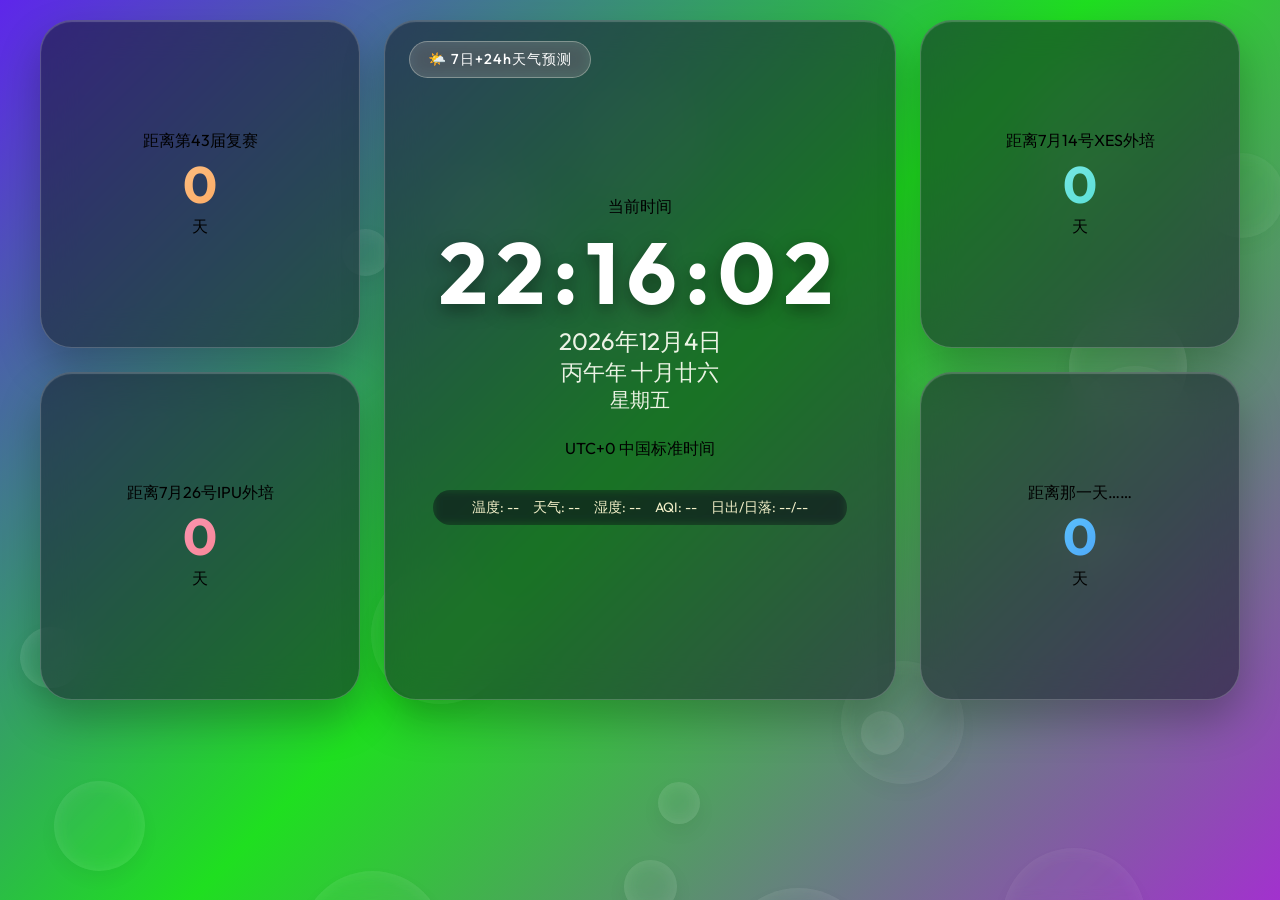
<file: time3.html>
<!DOCTYPE html>
<html lang="zh-CN">
<head>
    <meta charset="UTF-8">
    <meta name="viewport" content="width=device-width, initial-scale=1.0, user-scalable=yes">
    <title>天气时钟 · 灵动预测</title>
    <link href="https://fonts.googleapis.com/css2?family=Outfit:wght@300;400;500;600;700&display=swap" rel="stylesheet">
    <style>
        * {
            margin: 0;
            padding: 0;
            box-sizing: border-box;
        }

        body {
            font-family: 'Outfit', sans-serif;
            min-height: 100vh;
            background: transparent;
            overflow-x: hidden;
            position: relative;
        }

        /* 泡泡背景层 */
        .bubble-bg {
            position: fixed;
            top: 0;
            left: 0;
            width: 100%;
            height: 100%;
            pointer-events: none;
            z-index: 0;
            overflow: hidden;
        }

        .bubble {
            position: absolute;
            border-radius: 50%;
            background: rgba(255, 255, 255, 0.08);
            backdrop-filter: blur(6px);
            box-shadow: inset 0 0 18px rgba(255,255,255,0.2), 0 8px 20px rgba(0,0,0,0.1);
            animation: floatBubble 12s infinite ease-in-out;
            pointer-events: none;
        }

        @keyframes floatBubble {
            0% { transform: translate(0, 0) rotate(0deg); opacity: 0.4; }
            50% { transform: translate(30px, -20px) rotate(6deg); opacity: 0.7; }
            100% { transform: translate(-10px, 15px) rotate(-3deg); opacity: 0.4; }
        }

        /* 主容器 16:9 自适应 */
        .main-container {
            position: relative;
            width: 100vw;
            aspect-ratio: 16 / 9;
            max-height: 100vh;
            margin: 0 auto;
            display: flex;
            justify-content: center;
            align-items: center;
            padding: 20px 40px;
            z-index: 2;
            transition: background 0.8s cubic-bezier(0.2, 0.9, 0.4, 1.1);
            background: transparent !important;
        }

        /* 3列弹性布局 */
        .layout-columns {
            display: flex;
            justify-content: center;
            align-items: stretch;
            gap: 24px;
            width: 100%;
            height: 100%;
        }

        .column {
            display: flex;
            flex-direction: column;
            justify-content: center;
            gap: 24px;
            flex: 1;
        }

        .column.center-column {
            flex: 1.6;
        }

        /* 玻璃卡片 */
        .card {
            background: rgba(20, 28, 40, 0.55);
            backdrop-filter: blur(18px);
            -webkit-backdrop-filter: blur(18px);
            border-radius: 32px;
            padding: 28px 32px;
            box-shadow: 0 20px 42px rgba(0, 0, 0, 0.25), inset 0 1px 1px rgba(255,255,255,0.2);
            text-align: center;
            transition: transform 0.25s ease, box-shadow 0.3s;
            flex: 10;
            display: flex;
            flex-direction: column;
            justify-content: center;
            border: 1px solid rgba(255,255,255,0.2);
        }

        .card:hover {
            transform: translateY(-4px);
            box-shadow: 0 28px 48px rgba(0, 0, 0, 0.35);
            background: rgba(25, 34, 48, 0.65);
        }

        .card.center {
            flex: 1;
            padding: 36px 48px;
            position: relative;
        }

        /* 左上角天气预测按钮 */
        .weather-forecast-btn {
            position: absolute;
            top: 20px;
            left: 24px;
            background: rgba(255,255,245,0.2);
            backdrop-filter: blur(8px);
            border: 1px solid rgba(255,255,240,0.3);
            border-radius: 60px;
            padding: 8px 18px;
            font-size: 0.9rem;
            font-weight: 500;
            color: white;
            cursor: pointer;
            z-index: 15;
            transition: all 0.2s;
            display: flex;
            align-items: center;
            gap: 8px;
            letter-spacing: 1px;
            font-family: 'Outfit', sans-serif;
        }

        .weather-forecast-btn:hover {
            background: rgba(255,215,130,0.35);
            transform: scale(1.02);
            border-color: rgba(255,220,120,0.7);
        }

        /* 中央时间较大 */
        .card.center .time {
            font-size: 5.4rem;
            font-weight: 700;
            min-width: 340px;
            letter-spacing: 8px;
        }
        .card.center .date-display { font-size: 1.5rem; }
        .card.center .lunar-date { font-size: 1.35rem; }
        .card.center .weekday { font-size: 1.25rem; }
        .card.center .timezone { font-size: 1rem; padding: 12px 24px; margin-top: 12px; }

        .time {
            font-size: 3.8rem;
            font-weight: 700;
            color: #ffffff;
            text-shadow: 0 6px 18px rgba(0,0,0,0.4);
            letter-spacing: 4px;
            font-family: 'Outfit', monospace;
        }

        .date-display, .weekday, .lunar-date {
            color: rgba(255,255,245,0.92);
        }

        .countdown-number {
            font-size: 3.2rem;
            font-weight: 700;
            background: linear-gradient(135deg, #ffd966, #ff9966);
            -webkit-background-clip: text;
            background-clip: text;
            color: transparent;
            font-family: 'Outfit', monospace;
        }

        .card.left .countdown-number { background: linear-gradient(135deg, #f9a8d4, #f97373); -webkit-background-clip: text; }
        .card.right .countdown-number { background: linear-gradient(135deg, #6ee7ff, #3b82f6); -webkit-background-clip: text; }
        .card.extra-1 .countdown-number { background: linear-gradient(135deg, #fed7aa, #fb923c); -webkit-background-clip: text; }
        .card.extra-2 .countdown-number { background: linear-gradient(135deg, #a5f3fc, #2dd4bf); -webkit-background-clip: text; }

        .weather-info {
            margin-top: 18px;
            display: flex;
            flex-wrap: wrap;
            justify-content: center;
            gap: 14px;
            font-size: 0.85rem;
            background: rgba(0,0,0,0.2);
            border-radius: 60px;
            padding: 8px 18px;
            backdrop-filter: blur(4px);
        }
        .weather-line {
            color: rgba(255,250,210,0.95);
            font-weight: 400;
        }

        /* 模态窗 */
        .modal {
            display: none;
            position: fixed;
            z-index: 2000;
            left: 0;
            top: 0;
            width: 100%;
            height: 100%;
            background: rgba(0, 0, 0, 0.75);
            backdrop-filter: blur(8px);
            align-items: center;
            justify-content: center;
        }
        .modal.show {
            display: flex;
        }
        .forecast-modal-content {
            background: rgba(18, 26, 38, 0.95);
            backdrop-filter: blur(24px);
            border-radius: 48px;
            width: 90%;
            max-width: 950px;
            max-height: 85vh;
            overflow-y: auto;
            padding: 28px 32px;
            border: 1px solid rgba(255,215,150,0.5);
            box-shadow: 0 30px 55px rgba(0,0,0,0.5);
            animation: fadeSlide 0.25s ease;
        }
        @keyframes fadeSlide {
            from { opacity: 0; transform: scale(0.96) translateY(12px); }
            to { opacity: 1; transform: scale(1) translateY(0); }
        }
        .forecast-header {
            display: flex;
            justify-content: space-between;
            align-items: center;
            border-bottom: 1px solid rgba(255,215,140,0.4);
            padding-bottom: 14px;
            margin-bottom: 24px;
        }
        .forecast-header h2 {
            color: #fff5e6;
            font-weight: 600;
            letter-spacing: 1px;
        }
        .close-modal-btn {
            font-size: 32px;
            font-weight: 400;
            color: #ffdd99;
            cursor: pointer;
            transition: 0.2s;
            line-height: 1;
        }
        .close-modal-btn:hover { color: white; transform: scale(1.1); }
        .forecast-section {
            margin-bottom: 32px;
        }
        .forecast-section h3 {
            color: #ffdd99;
            font-weight: 500;
            margin-bottom: 16px;
            font-size: 1.4rem;
            border-left: 4px solid #ffb347;
            padding-left: 15px;
        }
        .forecast-grid {
            display: flex;
            flex-wrap: wrap;
            gap: 16px;
            justify-content: flex-start;
        }
        .forecast-card {
            background: rgba(30, 40, 55, 0.7);
            backdrop-filter: blur(8px);
            border-radius: 28px;
            padding: 14px 18px;
            min-width: 110px;
            flex: 1 0 auto;
            text-align: center;
            transition: 0.2s;
            border: 1px solid rgba(255,215,150,0.3);
        }
        .forecast-day {
            font-weight: 700;
            font-size: 1.1rem;
            color: #ffdd99;
        }
        .forecast-temp {
            font-size: 1.5rem;
            font-weight: 700;
            margin: 8px 0;
            color: white;
        }
        .forecast-desc {
            font-size: 0.85rem;
            color: #d1d9ff;
        }
        .hourly-grid {
            display: flex;
            flex-wrap: wrap;
            gap: 20px;
            justify-content: space-between;
        }
        .hour-item {
            background: rgba(20, 30, 44, 0.75);
            border-radius: 32px;
            padding: 12px 14px;
            flex: 1;
            min-width: 85px;
            text-align: center;
        }
        .hour-time {
            font-weight: 600;
            color: #ffd966;
        }
        .hour-temp {
            font-size: 1.3rem;
            font-weight: 600;
            margin: 6px 0;
        }
        .loading-forecast {
            text-align: center;
            padding: 40px;
            color: #fffaec;
        }
        @media (max-width: 900px) {
            .layout-columns { flex-direction: column; gap: 16px; }
            .column { flex-direction: row; gap: 16px; flex-wrap: wrap; }
            .column.center-column { flex-direction: column; }
            .card.center .time { font-size: 4rem; min-width: auto; letter-spacing: 4px; }
            .main-container { padding: 16px 20px; }
        }
        @media (max-width: 600px) {
            .card.center .time { font-size: 3.2rem; }
            .countdown-number { font-size: 2rem; }
            .weather-forecast-btn { top: 12px; left: 16px; padding: 5px 12px; font-size: 0.7rem; }
            .forecast-card { min-width: 85px; padding: 10px; }
        }
    </style>
</head>
<body>
<div class="bubble-bg" id="bubbleContainer"></div>
<div class="main-container" id="mainContainer">
    <div class="layout-columns">
        <div class="column left-column">
            <div class="card extra-1"><div class="card-title">距离第43届复赛</div>
                <div class="countdown-display"><div class="countdown-number" id="countdown-days-extra1">0</div><div class="countdown-unit">天</div></div>
            </div>
            <div class="card left"><div class="card-title">距离7月26号IPU外培</div>
                <div class="countdown-display"><div class="countdown-number" id="countdown-days-competition">0</div><div class="countdown-unit">天</div></div>
            </div>
        </div>
        <div class="column center-column">
            <div class="card center">
                <button class="weather-forecast-btn" id="forecastTriggerBtn">🌤️ 7日+24h天气预测</button>
                <div class="card-title">当前时间</div>
                <div class="time-display"><div class="time" id="time">00:00:00</div></div>
                <div class="date-row"><div class="date-display" id="date">2026年5月17日</div><div class="lunar-date" id="lunar-date">农历日期</div></div>
                <div class="weekday" id="weekday">星期日</div>
                <div class="timezone" id="timezone" style="cursor: pointer;">UTC+8 中国标准时间</div>
                <div class="weather-info" id="weather-info">
                    <div class="weather-line" id="weather-temp">温度: --</div>
                    <div class="weather-line" id="weather-desc">天气: --</div>
                    <div class="weather-line" id="weather-humidity">湿度: --</div>
                    <div class="weather-line" id="weather-aqi">AQI: --</div>
                    <div class="weather-line" id="weather-sun">日出/日落: --/--</div>
                </div>
            </div>
        </div>
        <div class="column right-column">
            <div class="card extra-2"><div class="card-title">距离7月14号XES外培</div>
                <div class="countdown-display"><div class="countdown-number" id="countdown-days-extra2">0</div><div class="countdown-unit">天</div></div>
            </div>
            <div class="card right"><div class="card-title">距离那一天……</div>
                <div class="countdown-display"><div class="countdown-number" id="countdown-days-physics">0</div><div class="countdown-unit">天</div></div>
            </div>
        </div>
    </div>
</div>

<!-- 预测弹窗 -->
<div class="modal" id="forecastModal">
    <div class="forecast-modal-content">
        <div class="forecast-header">
            <h2>📋 未来七日 & 24小时逐4h天气</h2>
            <span class="close-modal-btn" id="closeForecastModalBtn">&times;</span>
        </div>
        <div id="forecastDynamicContent">
            <div class="loading-forecast">✨ 加载天气预测中，请稍候...</div>
        </div>
    </div>
</div>

<script>
// ==================== 背景随机渐变（每小时切换） ====================
let bgAnimationId = null;
let currentBgGradient = getRandomBgGradient();
let lastBgChangeHour = null;

function getRandomBgGradient() {
    const c1 = { r: Math.floor(Math.random() * 255), g: Math.floor(Math.random() * 255), b: Math.floor(Math.random() * 255) };
    const c2 = { r: Math.floor(Math.random() * 255), g: Math.floor(Math.random() * 255), b: Math.floor(Math.random() * 255) };
    const c3 = { r: Math.floor(Math.random() * 255), g: Math.floor(Math.random() * 255), b: Math.floor(Math.random() * 255) };
    return { stops: [{ pos: 0, color: c1 }, { pos: 0.5, color: c2 }, { pos: 1, color: c3 }] };
}

function interpolateBgColor(c1, c2, t) {
    return {
        r: Math.round(c1.r + (c2.r - c1.r) * t),
        g: Math.round(c1.g + (c2.g - c1.g) * t),
        b: Math.round(c1.b + (c2.b - c1.b) * t)
    };
}

function generateBgGradientString(stops) {
    const str = stops.map(s => `rgb(${s.color.r}, ${s.color.g}, ${s.color.b}) ${s.pos * 100}%`).join(', ');
    return `linear-gradient(135deg, ${str})`;
}

function updateRandomBackground() {
    const now = new Date();
    const currentHour = now.getHours();
    if (currentHour !== lastBgChangeHour) {
        lastBgChangeHour = currentHour;
        const oldGradient = currentBgGradient;
        const newGradient = getRandomBgGradient();
        currentBgGradient = newGradient;
        if (bgAnimationId) cancelAnimationFrame(bgAnimationId);
        const startTime = performance.now();
        function animate(nowTime) {
            const elapsed = nowTime - startTime;
            let t = Math.min(1, elapsed / 10000);
            const easeT = t < 0.5 ? 4 * t * t * t : 1 - Math.pow(-2 * t + 2, 3) / 2;
            const stops = [];
            for (let i = 0; i < 3; i++) {
                stops.push({
                    pos: oldGradient.stops[i].pos,
                    color: interpolateBgColor(oldGradient.stops[i].color, newGradient.stops[i].color, easeT)
                });
            }
            document.body.style.background = generateBgGradientString(stops);
            if (t < 1) bgAnimationId = requestAnimationFrame(animate);
            else bgAnimationId = null;
        }
        bgAnimationId = requestAnimationFrame(animate);
    }
}

// 初始化背景并每小时检查更新
document.body.style.background = generateBgGradientString(currentBgGradient.stops);
setInterval(updateRandomBackground, 1000);
    // ==================== 泡泡生成 (增加数量花纹) ====================
    function initBubbles() {
        const container = document.getElementById('bubbleContainer');
        container.innerHTML = '';
        const bubbleCount = 22;
        for (let i = 0; i < bubbleCount; i++) {
            const bubble = document.createElement('div');
            bubble.classList.add('bubble');
            const size = Math.random() * 120 + 40;
            bubble.style.width = `${size}px`;
            bubble.style.height = `${size}px`;
            bubble.style.left = `${Math.random() * 100}vw`;
            bubble.style.top = `${Math.random() * 100}vh`;
            const duration = 14 + Math.random() * 16;
            const delay = Math.random() * 8;
            bubble.style.animation = `floatBubble ${duration}s ${delay}s infinite ease-in-out`;
            bubble.style.opacity = 0.25 + Math.random() * 0.4;
            container.appendChild(bubble);
        }
    }
    window.addEventListener('load', initBubbles);

    // ==================== 深色背景 + 热力偏移（气温＞30°C暖色） ====================
    let currentTempCached = 22; // 缓存温度
    let gradientInterval;
    function getDeepRandomGradient(baseTemp) {
        // 深色范围: 深蓝紫、暗绿、深灰 但保留稳重感
        const isHot = baseTemp > 30;
        if (isHot) {
            // 暖热感: 深琥珀 / 暗橙褐色
            const r1 = 80 + Math.floor(Math.random() * 50);
            const g1 = 40 + Math.floor(Math.random() * 45);
            const b1 = 25 + Math.floor(Math.random() * 35);
            const r2 = 130 + Math.floor(Math.random() * 55);
            const g2 = 55 + Math.floor(Math.random() * 45);
            const b2 = 30 + Math.floor(Math.random() * 40);
            return { stops: [{ pos: 0, color: { r: r1, g: g1, b: b1 } }, { pos: 1, color: { r: r2, g: g2, b: b2 } }] };
        } else {
            // 冷感深色: 深靛蓝, 暗蓝灰
            const r1 = 10 + Math.random() * 35;
            const g1 = 15 + Math.random() * 45;
            const b1 = 45 + Math.random() * 60;
            const r2 = 30 + Math.random() * 45;
            const g2 = 25 + Math.random() * 50;
            const b2 = 70 + Math.random() * 55;
            return { stops: [{ pos: 0, color: { r: r1, g: g1, b: b1 } }, { pos: 1, color: { r: r2, g: g2, b: b2 } }] };
        }
    }
    let activeGradient = getDeepRandomGradient(22);
    let lastChangeMinute = -1;
    function updateBackgroundByTemperature(temp) {
        const now = new Date();
        const currentMinute = now.getHours() * 60 + now.getMinutes();
        if (Math.abs(currentMinute - lastChangeMinute) < 30 && lastChangeMinute !== -1) return;
        lastChangeMinute = currentMinute;
        const newGrad = getDeepRandomGradient(temp);
        activeGradient = newGrad;
        applyGradientSmooth(newGrad);
    }
    function applyGradientSmooth(grad) {
        const c1 = grad.stops[0].color, c2 = grad.stops[1].color;
        const bgStyle = `radial-gradient(circle at 30% 35%, rgb(${c1.r},${c1.g},${c1.b}), rgb(${c2.r},${c2.g},${c2.b}))`;
        document.getElementById('mainContainer').style.background = bgStyle;
    }
    // 每小时或气温变动刷新背景风格
    setInterval(() => {
        if (currentTempCached !== undefined) {
            updateBackgroundByTemperature(currentTempCached);
        }
    }, 30 * 60 * 1000);
    
    // ==================== 时间、农历、倒计时 ====================
    const lunarInfo = [0x04bd8,0x04ae0,0x0a570,0x054d5,0x0d260,0x0d950,0x16554,0x056a0,0x09ad0,0x055d2,0x04ae0,0x0a5b6,0x0a4d0,0x0d250,0x1d255,0x0b540,0x0d6a0,0x0ada2,0x095b0,0x14977,0x04970,0x0a4b0,0x0b4b5,0x06a50,0x06d40,0x1ab54,0x02b60,0x09570,0x052f2,0x04970,0x06566,0x0d4a0,0x0ea50,0x06e95,0x05ad0,0x02b60,0x186e3,0x092e0,0x1c8d7,0x0c950,0x0d4a0,0x1d8a6,0x0b550,0x056a0,0x1a5b4,0x025d0,0x092d0,0x0d2b2,0x0a950,0x0b557,0x06ca0,0x0b550,0x15355,0x04da0,0x0a5b0,0x14573,0x052b0,0x0a9a8,0x0e950,0x06aa0,0x0aea6,0x0ab50,0x04b60,0x0aae4,0x0a570,0x05260,0x0f263,0x0d950,0x05b57,0x056a0,0x096d0,0x04dd5,0x04ad0,0x0a4d0,0x0d4d4,0x0d250,0x0d558,0x0b540,0x0b6a0,0x195a6,0x095b0,0x049b0,0x0a974,0x0a4b0,0x0b27a,0x06a50,0x06d40,0x0af46,0x0ab60,0x09570,0x04af5,0x04970,0x064b0,0x074a3,0x0ea50,0x06b58,0x055c0,0x0ab60,0x096d5,0x092e0,0x0c960,0x0d954,0x0d4a0,0x0da50,0x07552,0x056a0,0x0abb7,0x025d0,0x092d0,0x0cab5,0x0a950,0x0b4a0,0x0baa4,0x0ad50,0x055d9,0x04ba0,0x0a5b0,0x15176,0x052b0,0x0a930,0x07954,0x06aa0,0x0ad50,0x05b52,0x04b60,0x0a6e6,0x0a4e0,0x0d260,0x0ea65,0x0d530,0x05aa0,0x076a3,0x096d0,0x04afb,0x04ad0,0x0a4d0,0x1d0b6,0x0d250,0x0d520,0x0dd45,0x0b5a0,0x056d0,0x055b2,0x049b0,0x0a577,0x0a4b0,0x0aa50,0x1b255,0x06d20,0x0ada0,0x14b63,0x09370,0x049f8,0x04970,0x064b0,0x168a6,0x0ea50,0x06b20,0x1a6c4,0x0aae0,0x0a2e0,0x0d2e3,0x0c960,0x0d557,0x0d4a0,0x0da50,0x05d55,0x056a0,0x0a6d0,0x055d4,0x052d0,0x0a9b8,0x0a950,0x0b4a0,0x0b6a6,0x0ad50,0x055a0,0x0aba4,0x0a5b0,0x052b0,0x0b273,0x06930,0x07337,0x06aa0,0x0ad50,0x14b55,0x04b60,0x0a570,0x054e4,0x0d160,0x0e968,0x0d520,0x0daa0,0x16aa6,0x056d0,0x04ae0,0x0a9d4,0x0a2d0,0x0d150,0x0f252,0x0d520];
    function getLunarDate(date) {
        const gan=['甲','乙','丙','丁','戊','己','庚','辛','壬','癸'], zhi=['子','丑','寅','卯','辰','巳','午','未','申','酉','戌','亥'], solarMonth=['正月','二月','三月','四月','五月','六月','七月','八月','九月','十月','冬月','腊月'], solarDay=['初一','初二','初三','初四','初五','初六','初七','初八','初九','初十','十一','十二','十三','十四','十五','十六','十七','十八','十九','二十','廿一','廿二','廿三','廿四','廿五','廿六','廿七','廿八','廿九','三十'];
        let offset = Math.floor((date - new Date(1900,0,31))/86400000), i=1900, temp=0;
        for(; i<2101 && offset>0; i++) { temp = lYearDays(i); offset -= temp; }
        if(offset<0) { offset += temp; i--; }
        const year = i, leap = leapMonth(year);
        let isLeap=false, m=1;
        for(; m<13 && offset>0; m++) { if(leap>0 && m===leap+1 && !isLeap) { m--; isLeap=true; temp = leapDays(year); } else { temp = monthDays(year, m); } if(isLeap && m===leap+1) isLeap=false; offset -= temp; }
        if(offset===0 && leap>0 && m===leap+1) isLeap = !isLeap ? true : (m--, false);
        if(offset<0) { offset += temp; m--; }
        return `${gan[(year-4)%10]}${zhi[(year-4)%12]}年 ${isLeap?'闰'+solarMonth[m-1]:solarMonth[m-1]}${solarDay[offset]}`;
    }
    function lYearDays(y) { let sum=348; for(let i=0x8000;i>0x8;i>>=1) sum += (lunarInfo[y-1900]&i)?1:0; return sum+leapDays(y); }
    function leapDays(y) { return leapMonth(y)?((lunarInfo[y-1900]&0x10000)?30:29):0; }
    function leapMonth(y) { return lunarInfo[y-1900]&0xf; }
    function monthDays(y,m) { return (lunarInfo[y-1900]&(0x10000>>m))?30:29; }
    
    function updateTimeAndDate() {
        const now = new Date();
        document.getElementById('time').innerText = `${String(now.getHours()).padStart(2,'0')}:${String(now.getMinutes()).padStart(2,'0')}:${String(now.getSeconds()).padStart(2,'0')}`;
        document.getElementById('date').innerText = `${now.getFullYear()}年${now.getMonth()+1}月${now.getDate()}日`;
        document.getElementById('lunar-date').innerText = getLunarDate(now);
        document.getElementById('weekday').innerText = ['星期日','星期一','星期二','星期三','星期四','星期五','星期六'][now.getDay()];
        const tz = -now.getTimezoneOffset()/60;
        document.getElementById('timezone').innerText = `UTC${tz>=0?'+':''}${tz} 中国标准时间`;
        updateCountdowns();
    }
    function updateCountdowns() {
        const now = new Date();
        const targets = [new Date(2026,6,26), new Date(2026,5,9), new Date(2026,8,19), new Date(2026,6,14)];
        const ids = ['countdown-days-competition', 'countdown-days-physics', 'countdown-days-extra1', 'countdown-days-extra2'];
        targets.forEach((d,idx) => { const diff = Math.ceil((d-now)/86400000); document.getElementById(ids[idx]).innerText = diff>0?diff:0; });
    }
    setInterval(updateTimeAndDate, 1000);
    updateTimeAndDate();
    
    // ==================== 当前天气（每整30分钟刷新）+ 气温影响背景 ====================
    const weatherCodeMap = {0:'晴',1:'晴',2:'多云',3:'阴',45:'雾',48:'雾',51:'细雨',53:'细雨',55:'细雨',61:'小雨',63:'中雨',65:'大雨',71:'小雪',73:'中雪',75:'大雪',80:'阵雨',81:'强阵雨',95:'雷暴'};
    async function fetchCurrentWeather() {
        try {
            const lat=30.66, lon=104.08;
            const weatherUrl = `https://api.open-meteo.com/v1/forecast?latitude=${lat}&longitude=${lon}&current=temperature_2m,relative_humidity_2m,weather_code&daily=sunrise,sunset&timezone=Asia/Shanghai&forecast_days=1`;
            const aqiUrl = `https://air-quality-api.open-meteo.com/v1/air-quality?latitude=${lat}&longitude=${lon}&current=european_aqi&timezone=Asia/Shanghai`;
            const [weatherRes, aqiRes] = await Promise.all([fetch(weatherUrl), fetch(aqiUrl)]);
            if(!weatherRes.ok || !aqiRes.ok) throw new Error('天气接口失败');
            const weatherData = await weatherRes.json();
            const aqiData = await aqiRes.json();
            const temp = Math.round(weatherData.current.temperature_2m);
            currentTempCached = temp;
            updateBackgroundByTemperature(temp);
            document.getElementById('weather-temp').innerText = `温度: ${temp}°C`;
            document.getElementById('weather-humidity').innerHTML = `湿度: ${weatherData.current.relative_humidity_2m}%`;
            const wCode = weatherData.current.weather_code;
            document.getElementById('weather-desc').innerHTML = `天气: ${weatherCodeMap[wCode] || '多云'}`;
            const aqiVal = Math.round(aqiData.current.european_aqi);
            const aqiLv = aqiVal <= 25 ? '优' : aqiVal <= 50 ? '良' : aqiVal <= 75 ? '轻度污染' : aqiVal <= 100 ? '中度污染' : '重度污染';
            document.getElementById('weather-aqi').innerHTML = `AQI: ${aqiVal} (${aqiLv})`;
            const todayStr = new Date().toISOString().split('T')[0];
            const idx = weatherData.daily.time.indexOf(todayStr);
            const sunrise = idx>=0 ? weatherData.daily.sunrise[idx].split('T')[1].slice(0,5) : '--';
            const sunset = idx>=0 ? weatherData.daily.sunset[idx].split('T')[1].slice(0,5) : '--';
            document.getElementById('weather-sun').innerHTML = `日出/日落: ${sunrise}/${sunset}`;
        } catch(e) { console.warn(e); document.getElementById('weather-temp').innerHTML = '温度: --'; }
    }
    // 每整30分钟刷新 (例如 10:00, 10:30)
    function scheduleNext30Min() {
        const now = new Date();
        const next = new Date(now);
        next.setMinutes(now.getMinutes() >= 30 ? 60 : 30, 0, 0);
        const delay = next - now;
        setTimeout(() => { fetchCurrentWeather(); scheduleNext30Min(); }, delay);
    }
    fetchCurrentWeather();
    scheduleNext30Min();

    // ==================== 预测弹窗: 7天+24h(每隔4h) 动态获取 ====================
    const modal = document.getElementById('forecastModal');
    const triggerBtn = document.getElementById('forecastTriggerBtn');
    const closeModalBtn = document.getElementById('closeForecastModalBtn');
    const forecastContent = document.getElementById('forecastDynamicContent');
    
    async function fetchAndShowForecast() {
        forecastContent.innerHTML = '<div class="loading-forecast">🌤️ 获取未来7日及逐4小时预报...</div>';
        try {
            const lat=30.66, lon=104.08;
            // 7天每日 + 小时数据(未来24h)
            const dailyUrl = `https://api.open-meteo.com/v1/forecast?latitude=${lat}&longitude=${lon}&daily=weather_code,temperature_2m_max,temperature_2m_min&hourly=temperature_2m,weather_code&timezone=Asia/Shanghai&forecast_days=7`;
            const res = await fetch(dailyUrl);
            if(!res.ok) throw new Error('预测获取失败');
            const data = await res.json();
            const daily = data.daily;
            const hourly = data.hourly;
            const now = new Date();
            const currentHour = now.getHours();
            // 未来7天渲染
            let sevenHtml = `<div class="forecast-section"><h3>📅 未来七天天气概况</h3><div class="forecast-grid">`;
            for(let i=1; i<=7; i++) {
                const idx = i;
                if(idx >= daily.time.length) break;
                const maxT = Math.round(daily.temperature_2m_max[idx]);
                const minT = Math.round(daily.temperature_2m_min[idx]);
                const code = daily.weather_code[idx];
                const desc = weatherCodeMap[code] || '晴';
                const dateLabel = new Date(daily.time[idx]).toLocaleDateString('zh-CN', {month:'numeric', day:'numeric'});
                sevenHtml += `<div class="forecast-card"><div class="forecast-day">${dateLabel}</div><div class="forecast-temp">${maxT}°/${minT}°</div><div class="forecast-desc">${desc}</div></div>`;
            }
            sevenHtml += `</div></div>`;
            // 24小时内每隔4小时
            let hourlyHtml = `<div class="forecast-section"><h3>⏱️ 未来24小时 (每4小时)</h3><div class="hourly-grid">`;
            const startHour = currentHour - (currentHour % 4);
            for(let offset=0; offset<=24; offset+=4) {
                const targetHour = (startHour + offset) % 24;
                let targetDate = new Date(now);
                targetDate.setHours(targetHour, 0, 0, 0);
                if(offset > 0 && targetHour < startHour) targetDate.setDate(targetDate.getDate()+1);
                const timeStr = targetDate.getHours().toString().padStart(2,'0') + ':00';
                // 在hourly数组里找匹配时间
                let tempVal = '--', weatherDesc='--';
                for(let h=0; h<hourly.time.length; h++) {
                    const ht = new Date(hourly.time[h]);
                    if(ht.toISOString().slice(0,13) === targetDate.toISOString().slice(0,13)) {
                        tempVal = Math.round(hourly.temperature_2m[h]);
                        const wCode = hourly.weather_code[h];
                        weatherDesc = weatherCodeMap[wCode] || '多云';
                        break;
                    }
                }
                hourlyHtml += `<div class="hour-item"><div class="hour-time">${timeStr}</div><div class="hour-temp">${tempVal}°C</div><div class="forecast-desc">${weatherDesc}</div></div>`;
            }
            hourlyHtml += `</div></div>`;
            forecastContent.innerHTML = sevenHtml + hourlyHtml;
        } catch(err) {
            console.error(err);
            forecastContent.innerHTML = '<div class="loading-forecast">⚠️ 预测服务暂不可用，请稍后再试</div>';
        }
    }
    triggerBtn.addEventListener('click', () => {
        fetchAndShowForecast();
        modal.classList.add('show');
    });
    closeModalBtn.addEventListener('click', () => modal.classList.remove('show'));
    modal.addEventListener('click', (e) => { if(e.target === modal) modal.classList.remove('show'); });
    
    // 时区按钮音频可选
    const tzBtn = document.getElementById('timezone');
    let audio = null;
    try { audio = new Audio('voice1.mp3'); } catch(e) {}
    tzBtn.addEventListener('click', (e) => { e.stopPropagation(); if(audio) audio.play().catch(()=>{}); });
</script>
</body>
</html>
</file>
<file: style.css>
/* ========== 全局样式 + 卡片 + 布局 + 动画 + 模态窗 ========== */
* {
    margin: 0;
    padding: 0;
    box-sizing: border-box;
}

body {
    font-family: 'Outfit', sans-serif;
    min-height: 100vh;
    background: transparent;
    overflow-x: hidden;
    position: relative;
}

/* 泡泡背景层 */
.bubble-bg {
    position: fixed;
    top: 0;
    left: 0;
    width: 100%;
    height: 100%;
    pointer-events: none;
    z-index: 0;
    overflow: hidden;
}

.bubble {
    position: absolute;
    border-radius: 50%;
    background: rgba(255, 255, 255, 0.08);
    backdrop-filter: blur(6px);
    box-shadow: inset 0 0 18px rgba(255,255,255,0.2), 0 8px 20px rgba(0,0,0,0.1);
    animation: floatBubble 12s infinite ease-in-out;
    pointer-events: none;
}

@keyframes floatBubble {
    0% { transform: translate(0, 0) rotate(0deg); opacity: 0.4; }
    50% { transform: translate(30px, -20px) rotate(6deg); opacity: 0.7; }
    100% { transform: translate(-10px, 15px) rotate(-3deg); opacity: 0.4; }
}

/* 主容器 16:9 自适应 */
.main-container {
    position: relative;
    width: 100vw;
    aspect-ratio: 16 / 9;
    max-height: 100vh;
    margin: 0 auto;
    display: flex;
    justify-content: center;
    align-items: center;
    padding: 20px 40px;
    z-index: 2;
    transition: background 0.8s cubic-bezier(0.2, 0.9, 0.4, 1.1);
    background: transparent;
}

/* 返回主页按钮 - 左上角固定 */
.back-home-btn {
    position: fixed;
    top: 20px;
    left: 24px;
    background: rgba(0, 0, 0, 0.45);
    backdrop-filter: blur(10px);
    border: 1px solid rgba(255, 255, 255, 0.3);
    border-radius: 40px;
    padding: 10px 20px;
    font-size: 0.9rem;
    font-weight: 500;
    color: white;
    text-decoration: none;
    z-index: 100;
    transition: all 0.2s ease;
    font-family: 'Outfit', sans-serif;
    letter-spacing: 0.5px;
}

.back-home-btn:hover {
    background: rgba(0, 0, 0, 0.65);
    transform: translateY(-2px);
}

/* 3列弹性布局 */
.layout-columns {
    display: flex;
    justify-content: center;
    align-items: stretch;
    gap: 24px;
    width: 100%;
    height: 100%;
}

.column {
    display: flex;
    flex-direction: column;
    justify-content: center;
    gap: 24px;
    flex: 1;
}

.column.center-column {
    flex: 1.6;
}

/* 玻璃卡片 - 乳白色半透明，边框2px */
.card {
    background: rgba(255, 248, 235, 0.25);
    backdrop-filter: blur(12px);
    -webkit-backdrop-filter: blur(12px);
    border-radius: 32px;
    padding: 28px 32px;
    box-shadow: 0 20px 42px rgba(0, 0, 0, 0.25), inset 0 1px 1px rgba(255,255,255,0.2);
    text-align: center;
    transition: transform 0.25s ease, box-shadow 0.3s;
    flex: 10;
    display: flex;
    flex-direction: column;
    justify-content: center;
    border: 2px solid rgba(255, 245, 220, 0.4);
}

.card:hover {
    transform: translateY(-4px);
    box-shadow: 0 28px 48px rgba(0, 0, 0, 0.35);
    background: rgba(255, 248, 235, 0.35);
}

.card.center {
    flex: 1;
    padding: 36px 48px;
    position: relative;
}

/* 卡片标题 - 全部改为白色 */
.card-title {
    color: #ffffff;
    font-weight: 600;
    font-size: 1.2rem;
    letter-spacing: 1px;
    margin-bottom: 12px;
    text-shadow: 0 1px 2px rgba(0,0,0,0.2);
}

/* 左上角天气预测按钮 */
.weather-forecast-btn {
    position: absolute;
    top: 20px;
    left: 24px;
    background: rgba(255,255,245,0.2);
    backdrop-filter: blur(8px);
    border: 1px solid rgba(255,255,240,0.3);
    border-radius: 60px;
    padding: 8px 18px;
    font-size: 0.9rem;
    font-weight: 500;
    color: white;
    cursor: pointer;
    z-index: 15;
    transition: all 0.2s;
    display: flex;
    align-items: center;
    gap: 8px;
    letter-spacing: 1px;
    font-family: 'Outfit', sans-serif;
}

.weather-forecast-btn:hover {
    background: rgba(255,215,130,0.35);
    transform: scale(1.02);
    border-color: rgba(255,220,120,0.7);
}

/* 中央时间较大 */
.card.center .time {
    font-size: 5.4rem;
    font-weight: 700;
    min-width: 340px;
    letter-spacing: 8px;
    color: #ffffff;
    text-shadow: 0 6px 18px rgba(0,0,0,0.4);
}
.card.center .date-display { 
    font-size: 1.5rem;
    color: rgba(255,255,245,0.95);
}
.card.center .lunar-date { 
    font-size: 1.35rem;
    color: rgba(255,255,245,0.9);
}
.card.center .weekday { 
    font-size: 1.25rem;
    color: rgba(255,255,245,0.95);
}
.card.center .timezone { 
    font-size: 1rem; 
    padding: 12px 24px; 
    margin-top: 12px;
    color: rgba(255,255,245,0.85);
}

.time {
    font-size: 3.8rem;
    font-weight: 700;
    color: #ffffff;
    text-shadow: 0 6px 18px rgba(0,0,0,0.4);
    letter-spacing: 4px;
    font-family: 'Outfit', monospace;
}

.date-display, .weekday, .lunar-date {
    color: rgba(255,255,245,0.92);
}

/* 倒计时数字 - 恢复彩色渐变样式 */
.countdown-number {
    font-size: 3.2rem;
    font-weight: 700;
    font-family: 'Outfit', monospace;
}

/* 各个卡片不同的渐变色 */
.card.left .countdown-number {
    background: linear-gradient(135deg, #f9a8d4, #f97373);
    -webkit-background-clip: text;
    background-clip: text;
    color: transparent;
}

.card.right .countdown-number {
    background: linear-gradient(135deg, #6ee7ff, #3b82f6);
    -webkit-background-clip: text;
    background-clip: text;
    color: transparent;
}

.card.extra-1 .countdown-number {
    background: linear-gradient(135deg, #fed7aa, #fb923c);
    -webkit-background-clip: text;
    background-clip: text;
    color: transparent;
}

.card.extra-2 .countdown-number {
    background: linear-gradient(135deg, #a5f3fc, #2dd4bf);
    -webkit-background-clip: text;
    background-clip: text;
    color: transparent;
}

/* 倒计时单位（"天"字）改为白色 */
.countdown-unit {
    color: #ffffff;
    font-size: 1rem;
    margin-left: 4px;
    font-weight: 500;
}

/* 倒计时显示区域布局 */
.countdown-display {
    display: flex;
    align-items: baseline;
    justify-content: center;
    gap: 4px;
}

.weather-info {
    margin-top: 18px;
    display: flex;
    flex-wrap: wrap;
    justify-content: center;
    gap: 14px;
    font-size: 0.85rem;
    background: rgba(0,0,0,0.2);
    border-radius: 60px;
    padding: 8px 18px;
    backdrop-filter: blur(4px);
}
.weather-line {
    color: rgba(255,250,210,0.95);
    font-weight: 400;
}

/* 模态窗 */
.modal {
    display: none;
    position: fixed;
    z-index: 2000;
    left: 0;
    top: 0;
    width: 100%;
    height: 100%;
    background: rgba(0, 0, 0, 0.75);
    backdrop-filter: blur(8px);
    align-items: center;
    justify-content: center;
}
.modal.show {
    display: flex;
}
.forecast-modal-content {
    background: rgba(18, 26, 38, 0.95);
    backdrop-filter: blur(24px);
    border-radius: 48px;
    width: 90%;
    max-width: 950px;
    max-height: 85vh;
    overflow-y: auto;
    padding: 28px 32px;
    border: 1px solid rgba(255,215,150,0.5);
    box-shadow: 0 30px 55px rgba(0,0,0,0.5);
    animation: fadeSlide 0.25s ease;
}
@keyframes fadeSlide {
    from { opacity: 0; transform: scale(0.96) translateY(12px); }
    to { opacity: 1; transform: scale(1) translateY(0); }
}
.forecast-header {
    display: flex;
    justify-content: space-between;
    align-items: center;
    border-bottom: 1px solid rgba(255,215,140,0.4);
    padding-bottom: 14px;
    margin-bottom: 24px;
}
.forecast-header h2 {
    color: #fff5e6;
    font-weight: 600;
    letter-spacing: 1px;
}
.close-modal-btn {
    font-size: 32px;
    font-weight: 400;
    color: #ffdd99;
    cursor: pointer;
    transition: 0.2s;
    line-height: 1;
}
.close-modal-btn:hover { color: white; transform: scale(1.1); }
.forecast-section {
    margin-bottom: 32px;
}
.forecast-section h3 {
    color: #ffdd99;
    font-weight: 500;
    margin-bottom: 16px;
    font-size: 1.4rem;
    border-left: 4px solid #ffb347;
    padding-left: 15px;
}
.forecast-grid {
    display: flex;
    flex-wrap: wrap;
    gap: 16px;
    justify-content: flex-start;
}
.forecast-card {
    background: rgba(30, 40, 55, 0.7);
    backdrop-filter: blur(8px);
    border-radius: 28px;
    padding: 14px 18px;
    min-width: 110px;
    flex: 1 0 auto;
    text-align: center;
    transition: 0.2s;
    border: 1px solid rgba(255,215,150,0.3);
}
.forecast-day {
    font-weight: 700;
    font-size: 1.1rem;
    color: #ffdd99;
}
.forecast-temp {
    font-size: 1.5rem;
    font-weight: 700;
    margin: 8px 0;
    color: white;
}
.forecast-desc {
    font-size: 0.85rem;
    color: #d1d9ff;
}
.hourly-grid {
    display: flex;
    flex-wrap: wrap;
    gap: 20px;
    justify-content: space-between;
}
.hour-item {
    background: rgba(20, 30, 44, 0.75);
    border-radius: 32px;
    padding: 12px 14px;
    flex: 1;
    min-width: 85px;
    text-align: center;
}
.hour-time {
    font-weight: 600;
    color: #ffd966;
}
.hour-temp {
    font-size: 1.3rem;
    font-weight: 600;
    margin: 6px 0;
}
.loading-forecast {
    text-align: center;
    padding: 40px;
    color: #fffaec;
}

/* 响应式 */
@media (max-width: 900px) {
    .layout-columns { flex-direction: column; gap: 16px; }
    .column { flex-direction: row; gap: 16px; flex-wrap: wrap; }
    .column.center-column { flex-direction: column; }
    .card.center .time { font-size: 4rem; min-width: auto; letter-spacing: 4px; }
    .main-container { padding: 16px 20px; }
    .countdown-number { font-size: 2.6rem; }
}
@media (max-width: 600px) {
    .card.center .time { font-size: 3.2rem; }
    .countdown-number { font-size: 2.2rem; }
    .weather-forecast-btn { top: 12px; left: 16px; padding: 5px 12px; font-size: 0.7rem; }
    .forecast-card { min-width: 85px; padding: 10px; }
    .back-home-btn { top: 12px; left: 16px; padding: 6px 14px; font-size: 0.75rem; }
    .card-title { font-size: 1rem; }
}
</file>
